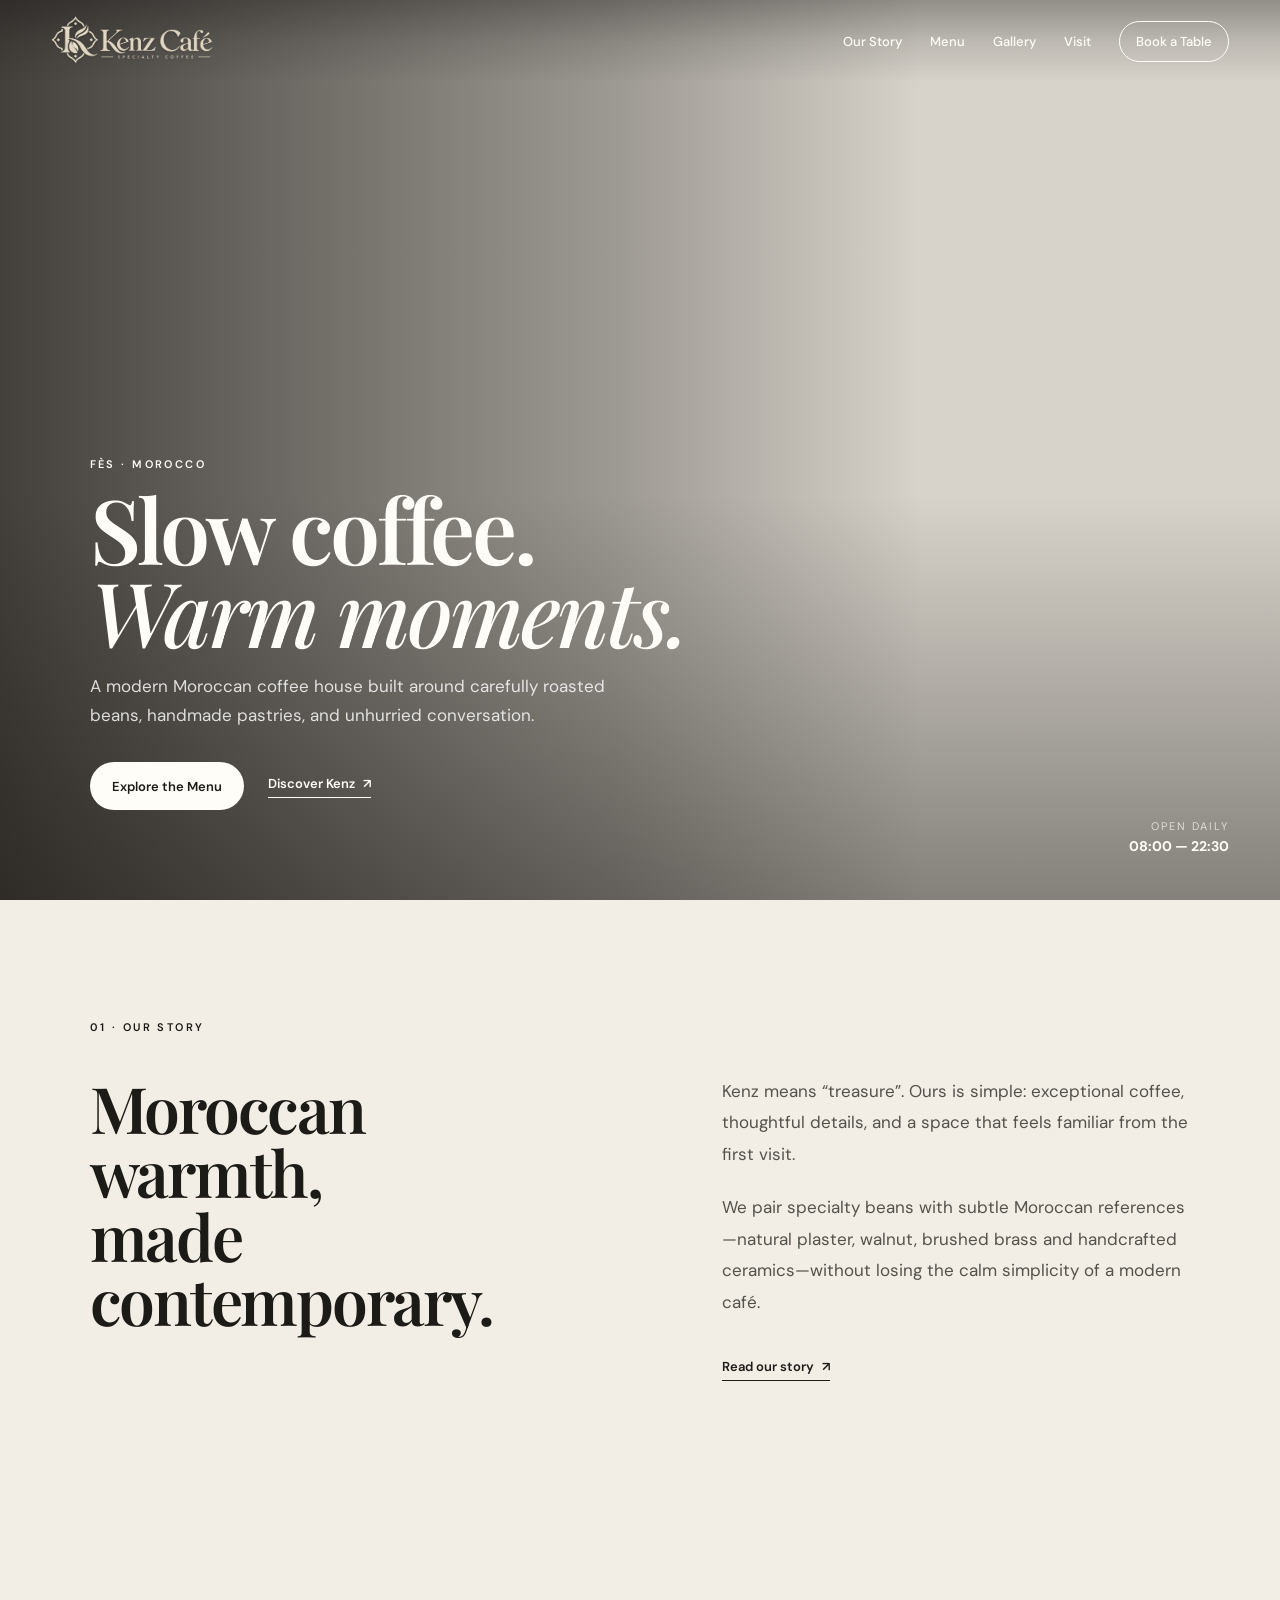
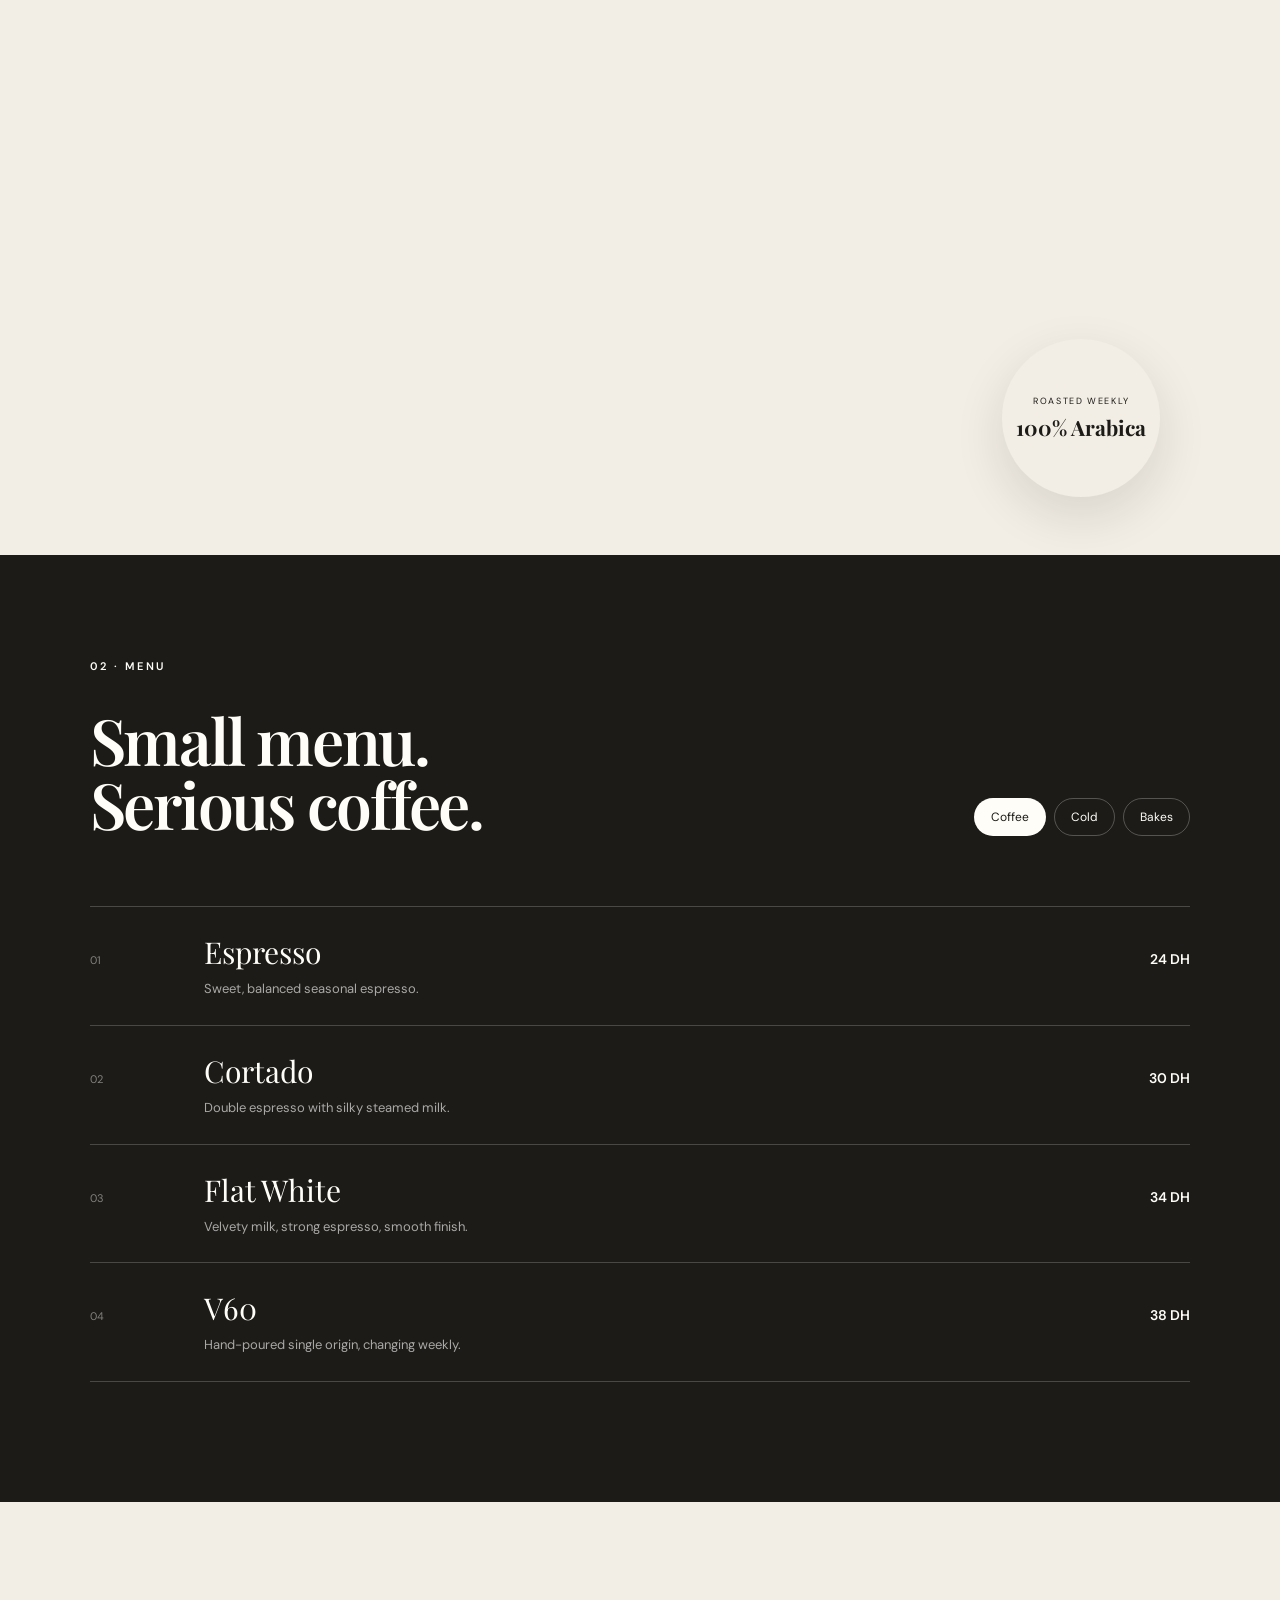
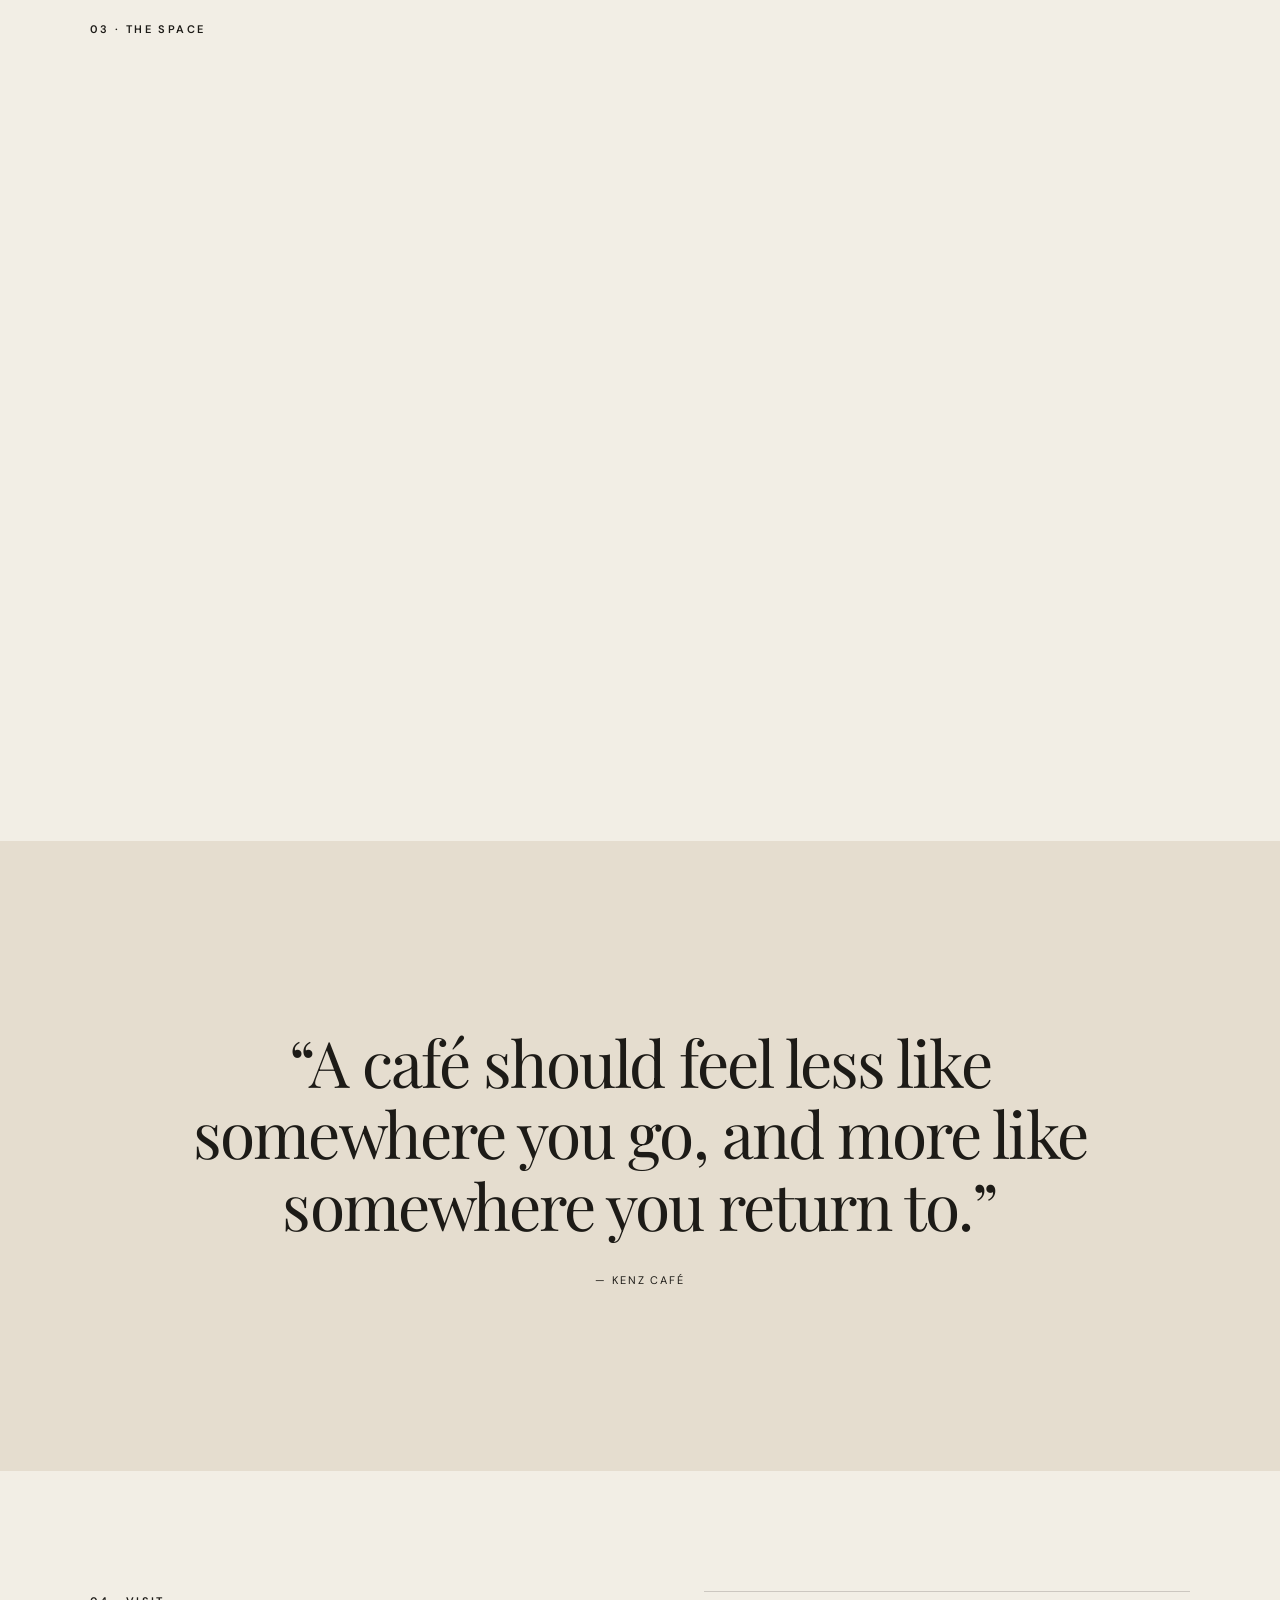
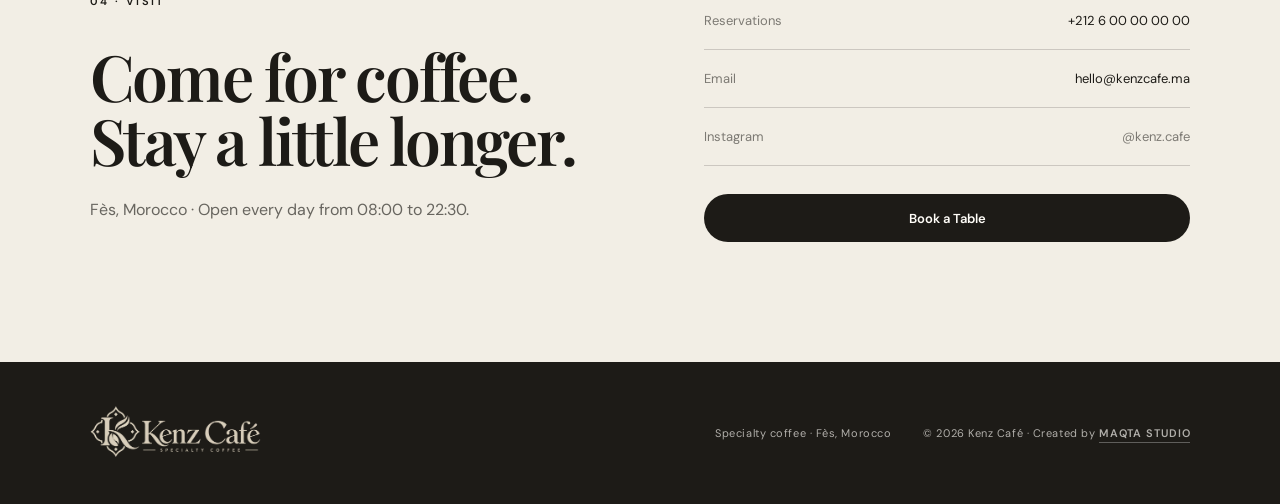
<file: index.html>
<!DOCTYPE html>
<html lang="en">
<head>
  <meta charset="UTF-8" />
  <meta name="viewport" content="width=device-width, initial-scale=1.0" />
  <meta name="description" content="Kenz Café is a modern Moroccan specialty coffee concept in Fès, pairing carefully roasted coffee, fresh bakes and a warm contemporary atmosphere." />
  <meta name="robots" content="index,follow,max-image-preview:large" />
  <meta name="theme-color" content="#1d1b17" />
  <link rel="canonical" href="https://azar-pro.github.io/maqta-lab-01-kenz-cafe/" />
  <link rel="icon" href="assets/favicon.svg" type="image/svg+xml" />

  <meta property="og:type" content="website" />
  <meta property="og:site_name" content="Kenz Café" />
  <meta property="og:title" content="Kenz Café — Slow coffee. Warm moments." />
  <meta property="og:description" content="Kenz Café is a modern Moroccan specialty coffee concept in Fès, pairing carefully roasted coffee, fresh bakes and a warm contemporary atmosphere." />
  <meta property="og:url" content="https://azar-pro.github.io/maqta-lab-01-kenz-cafe/" />
  <meta property="og:image" content="https://images.unsplash.com/photo-1495474472287-4d71bcdd2085?auto=format&fit=crop&w=1200&h=630&q=85" />
  <meta property="og:image:alt" content="Kenz Café specialty coffee concept in Fès" />

  <meta name="twitter:card" content="summary_large_image" />
  <meta name="twitter:title" content="Kenz Café — Slow coffee. Warm moments." />
  <meta name="twitter:description" content="Kenz Café is a modern Moroccan specialty coffee concept in Fès, pairing carefully roasted coffee, fresh bakes and a warm contemporary atmosphere." />
  <meta name="twitter:image" content="https://images.unsplash.com/photo-1495474472287-4d71bcdd2085?auto=format&fit=crop&w=1200&h=630&q=85" />

  <link rel="preconnect" href="https://fonts.googleapis.com" />
  <link rel="preconnect" href="https://fonts.gstatic.com" crossorigin />
  <link rel="preconnect" href="https://images.unsplash.com" />
  <link rel="dns-prefetch" href="//images.unsplash.com" />
  <link rel="preload" as="image" href="https://images.unsplash.com/photo-1495474472287-4d71bcdd2085?auto=format&fit=crop&w=1800&q=82" fetchpriority="high" />
  <link href="https://fonts.googleapis.com/css2?family=DM+Sans:wght@400;500;600&family=Playfair+Display:ital,wght@0,600;1,500&display=swap" rel="stylesheet">
  <link rel="stylesheet" href="styles.css" />
  <link rel="stylesheet" href="home-polish.css" />

  <script type="application/ld+json">
  {
    "@context": "https://schema.org",
    "@type": "WebSite",
    "name": "Kenz Café",
    "url": "https://azar-pro.github.io/maqta-lab-01-kenz-cafe/",
    "description": "A fictional contemporary Moroccan specialty coffee website concept created as a front-end portfolio project."
  }
  </script>
  <title>Kenz Café — Specialty Coffee House in Fès</title>
</head>
<body>
  <a class="skip-link" href="#main-content">Skip to content</a>
  <header class="site-header" id="siteHeader">
    <a class="brand" href="index.html" aria-label="Kenz Café home">
      <span class="brand-lockup">
        <img class="brand-logo brand-logo--light" src="assets/kenz-logo-light.webp" alt="Kenz Café" width="420" height="140" />
        <img class="brand-logo brand-logo--dark" src="assets/kenz-logo-dark.webp" alt="" aria-hidden="true" width="420" height="140" />
      </span>
      <span class="sr-only">Kenz Café</span>
    </a>

    <button class="menu-toggle" id="menuToggle" aria-expanded="false" aria-controls="mainNav" aria-label="Open navigation">
      <span></span><span></span>
    </button>

    <nav class="main-nav" id="mainNav" aria-label="Main navigation">
      <a href="about.html">Our Story</a>
      <a href="menu.html">Menu</a>
      <a href="gallery.html">Gallery</a>
      <a href="contact.html">Visit</a>
      <a class="nav-cta" href="contact.html#booking">Book a Table</a>
    </nav>
  </header>

  <main id="main-content">
    <section class="hero" id="home">
      <div class="hero-media" role="img" aria-label="Fresh specialty coffee"></div>
      <div class="hero-overlay"></div>

      <div class="hero-content">
        <p class="eyebrow">Fès · Morocco</p>
        <h1>Slow coffee.<br><em>Warm moments.</em></h1>
        <p class="hero-copy">
          A modern Moroccan coffee house built around carefully roasted beans,
          handmade pastries, and unhurried conversation.
        </p>
        <div class="hero-actions">
          <a class="btn btn-light" href="menu.html">Explore the Menu</a>
          <a class="text-link light" href="about.html">Discover Kenz <span>↗</span></a>
        </div>
      </div>

      <div class="hero-note">
        <span>Open daily</span>
        <strong>08:00 — 22:30</strong>
      </div>
    </section>

    <section class="story section" id="story">
      <div class="section-kicker">01 · Our Story</div>
      <div class="story-grid">
        <div>
          <h2>Moroccan warmth,<br>made contemporary.</h2>
        </div>
        <div class="story-copy">
          <p>
            Kenz means “treasure”. Ours is simple: exceptional coffee,
            thoughtful details, and a space that feels familiar from the first visit.
          </p>
          <p>
            We pair specialty beans with subtle Moroccan references—natural plaster,
            walnut, brushed brass and handcrafted ceramics—without losing the calm
            simplicity of a modern café.
          </p>
          <a class="text-link" href="about.html">Read our story <span>↗</span></a>
        </div>
      </div>
    </section>

    <section class="feature-image" aria-label="Kenz Café atmosphere">
      <div class="feature-badge">
        <span>Roasted weekly</span>
        <strong>100% Arabica</strong>
      </div>
    </section>

    <section class="menu-section section" id="menu">
      <div class="menu-heading">
        <div>
          <div class="section-kicker">02 · Menu</div>
          <h2>Small menu.<br>Serious coffee.</h2>
        </div>
        <div class="menu-tabs" role="tablist" aria-label="Menu categories">
          <button class="tab active" data-category="coffee" role="tab" aria-selected="true">Coffee</button>
          <button class="tab" data-category="cold" role="tab" aria-selected="false">Cold</button>
          <button class="tab" data-category="bakes" role="tab" aria-selected="false">Bakes</button>
        </div>
      </div>

      <div class="menu-list" id="menuList" aria-live="polite"></div>
    </section>

    <section class="space section" id="space">
      <div class="section-kicker">03 · The Space</div>
      <div class="space-grid">
        <article class="space-card space-card-large">
          <div class="space-image space-image-one" role="img" aria-label="Warm café interior"></div>
          <div class="space-caption">
            <span>Ground floor</span>
            <strong>The coffee bar</strong>
          </div>
        </article>

        <article class="space-card">
          <div class="space-image space-image-two" role="img" aria-label="Coffee and pastry on a table"></div>
          <div class="space-caption">
            <span>Daily ritual</span>
            <strong>Coffee & pastry</strong>
          </div>
        </article>
      </div>
    </section>

    <section class="quote-section section">
      <blockquote>
        “A café should feel less like somewhere you go,
        and more like somewhere you return to.”
      </blockquote>
      <span>— Kenz Café</span>
    </section>

    <section class="contact section" id="contact">
      <div class="contact-copy">
        <div class="section-kicker">04 · Visit</div>
        <h2>Come for coffee.<br>Stay a little longer.</h2>
        <p>Fès, Morocco · Open every day from 08:00 to 22:30.</p>
      </div>

      <div class="contact-card">
        <div class="contact-row">
          <span>Reservations</span>
          <a href="tel:+212600000000">+212 6 00 00 00 00</a>
        </div>
        <div class="contact-row">
          <span>Email</span>
          <a href="mailto:hello@kenzcafe.ma">hello@kenzcafe.ma</a>
        </div>
        <div class="contact-row">
          <span>Instagram</span>
          <span>@kenz.cafe</span>
        </div>
        <a class="btn btn-dark" href="contact.html#booking">Book a Table</a>
      </div>
    </section>
  </main>

  <footer>
    <a class="brand footer-brand" href="index.html" aria-label="Kenz Café home">
      <span class="brand-lockup">
        <img class="brand-logo footer-logo" src="assets/kenz-logo-light.webp" alt="Kenz Café" width="420" height="140" />
      </span>
    </a>
    <p>Specialty coffee · Fès, Morocco</p>
    <p>© <span id="year"></span> Kenz Café</p>
  </footer>

  <script src="script.js" defer></script>
</body>
</html>
</file>
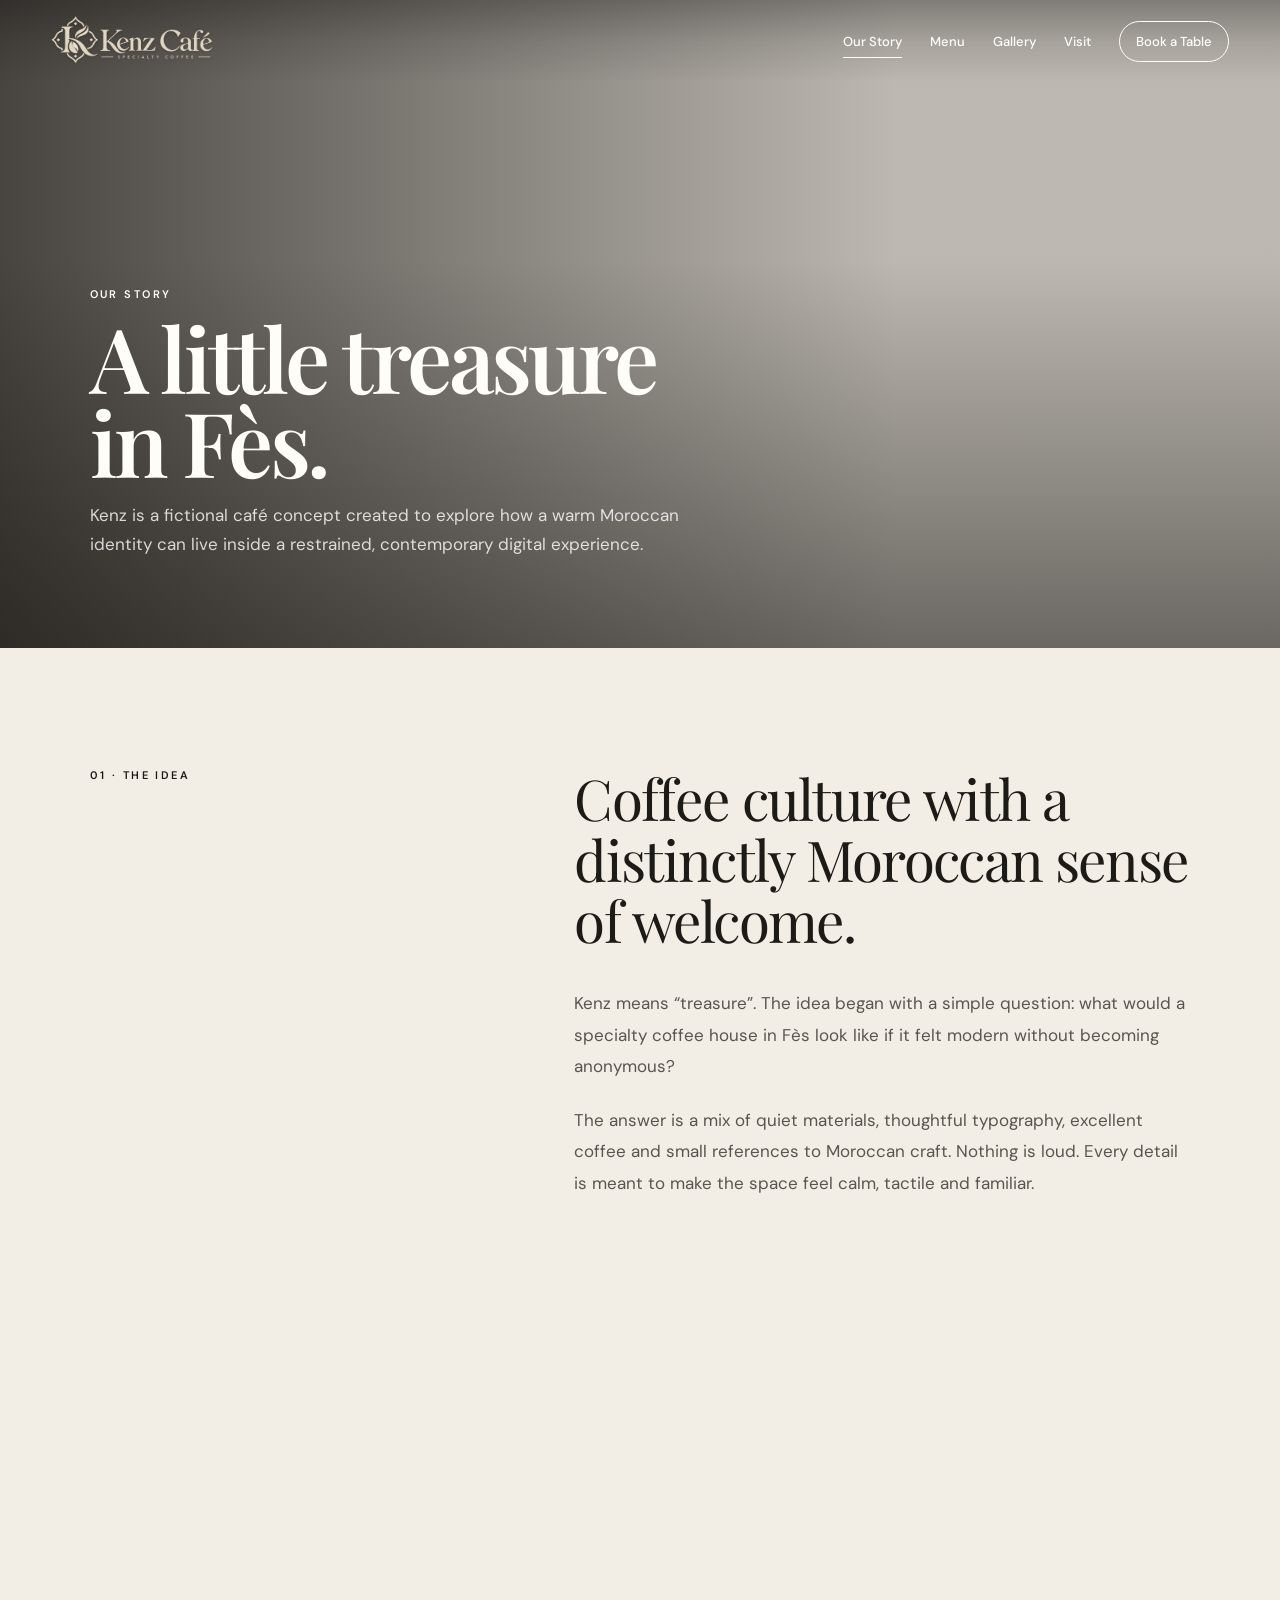
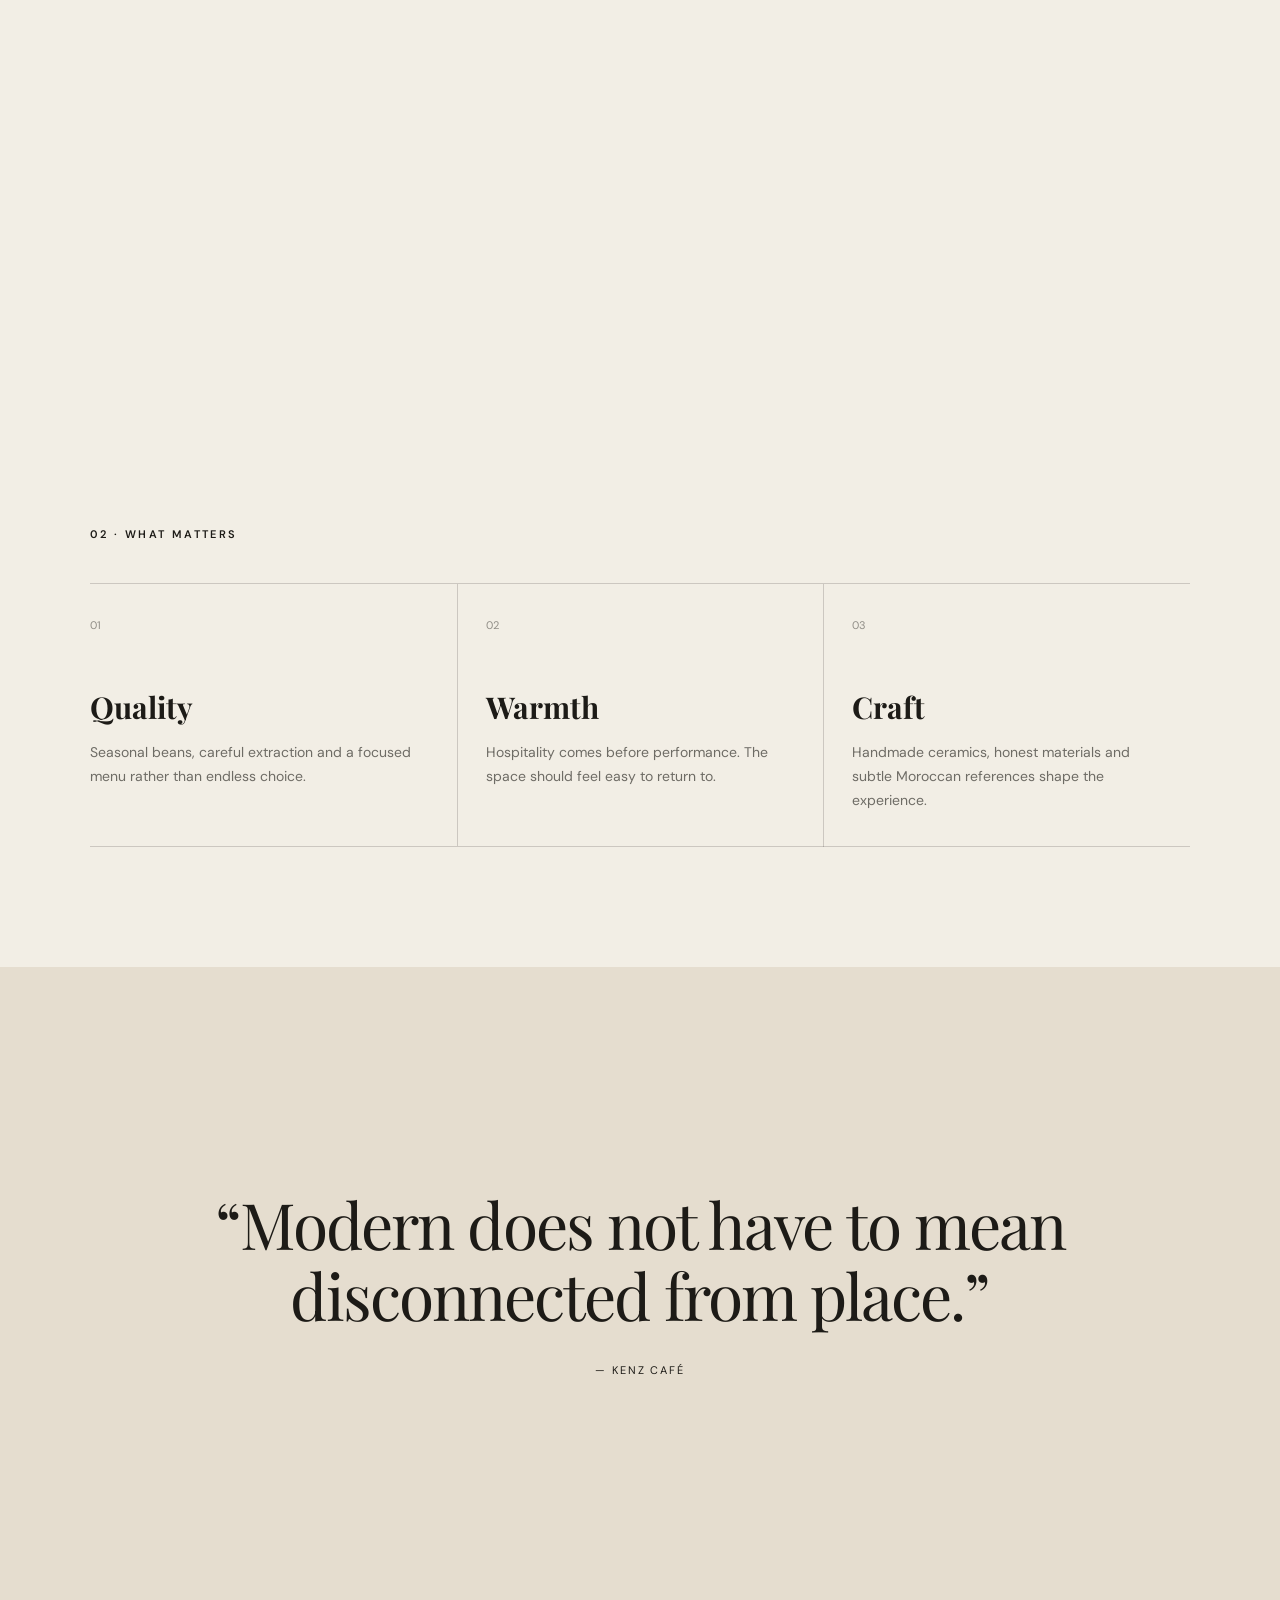
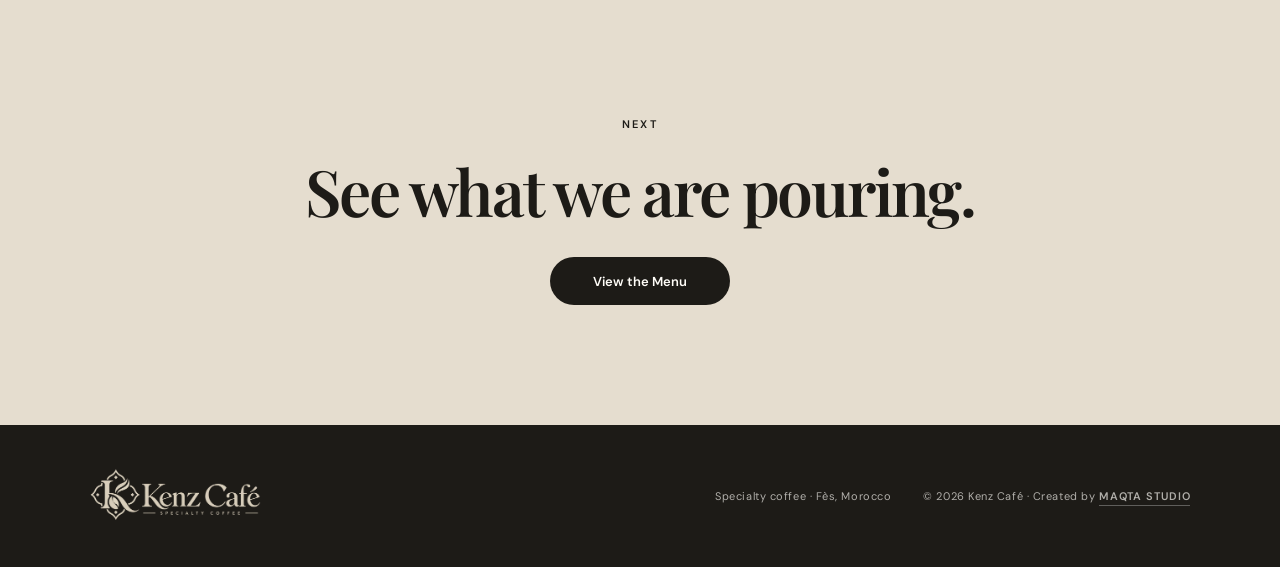
<file: about.html>
<!DOCTYPE html>
<html lang="en">
<head>
  <meta charset="UTF-8" />
  <meta name="viewport" content="width=device-width, initial-scale=1.0" />
  <meta name="description" content="Discover the story and design direction behind Kenz Café, a contemporary Moroccan specialty coffee concept inspired by Fès." />
  <meta name="robots" content="index,follow,max-image-preview:large" />
  <meta name="theme-color" content="#1d1b17" />
  <link rel="canonical" href="https://azar-pro.github.io/maqta-lab-01-kenz-cafe/about.html" />
  <link rel="icon" href="assets/favicon.svg" type="image/svg+xml" />

  <meta property="og:type" content="website" />
  <meta property="og:site_name" content="Kenz Café" />
  <meta property="og:title" content="Our Story — Kenz Café" />
  <meta property="og:description" content="Discover the story and design direction behind Kenz Café, a contemporary Moroccan specialty coffee concept inspired by Fès." />
  <meta property="og:url" content="https://azar-pro.github.io/maqta-lab-01-kenz-cafe/about.html" />
  <meta property="og:image" content="https://images.unsplash.com/photo-1498804103079-a6351b050096?auto=format&fit=crop&w=1200&h=630&q=85" />
  <meta property="og:image:alt" content="Kenz Café specialty coffee concept in Fès" />

  <meta name="twitter:card" content="summary_large_image" />
  <meta name="twitter:title" content="Our Story — Kenz Café" />
  <meta name="twitter:description" content="Discover the story and design direction behind Kenz Café, a contemporary Moroccan specialty coffee concept inspired by Fès." />
  <meta name="twitter:image" content="https://images.unsplash.com/photo-1498804103079-a6351b050096?auto=format&fit=crop&w=1200&h=630&q=85" />

  <link rel="preconnect" href="https://fonts.googleapis.com" />
  <link rel="preconnect" href="https://fonts.gstatic.com" crossorigin />
  <link rel="preconnect" href="https://images.unsplash.com" />
  <link rel="dns-prefetch" href="//images.unsplash.com" />
  <link rel="preload" as="image" href="https://images.unsplash.com/photo-1498804103079-a6351b050096?auto=format&fit=crop&w=1800&q=82" fetchpriority="high" />
  <link href="https://fonts.googleapis.com/css2?family=DM+Sans:wght@400;500;600&family=Playfair+Display:ital,wght@0,600;1,500&display=swap" rel="stylesheet">
  <link rel="stylesheet" href="styles.css" />
  <link rel="stylesheet" href="pages.css" />
  <title>Our Story — Kenz Café</title>
</head>
<body data-page="about">
  <a class="skip-link" href="#main-content">Skip to content</a>
  <header class="site-header" id="siteHeader">
    <a class="brand" href="index.html" aria-label="Kenz Café home">
      <span class="brand-lockup">
        <img class="brand-logo brand-logo--light" src="assets/kenz-logo-light.webp" alt="Kenz Café" width="420" height="140" />
        <img class="brand-logo brand-logo--dark" src="assets/kenz-logo-dark.webp" alt="" aria-hidden="true" width="420" height="140" />
      </span>
      <span class="sr-only">Kenz Café</span>
    </a>

    <button class="menu-toggle" id="menuToggle" aria-expanded="false" aria-controls="mainNav" aria-label="Open navigation">
      <span></span><span></span>
    </button>
    <nav class="main-nav" id="mainNav" aria-label="Main navigation">
      <a href="about.html" data-nav="about">Our Story</a>
      <a href="menu.html" data-nav="menu">Menu</a>
      <a href="gallery.html" data-nav="gallery">Gallery</a>
      <a href="contact.html" data-nav="contact">Visit</a>
      <a class="nav-cta" href="contact.html#booking">Book a Table</a>
    </nav>
  </header>

  <main id="main-content">
    <section class="inner-hero" style="--inner-image:url('https://images.unsplash.com/photo-1498804103079-a6351b050096?auto=format&fit=crop&w=2200&q=88')">
      <div class="inner-hero-content">
        <p class="eyebrow">Our Story</p>
        <h1>A little treasure<br>in Fès.</h1>
        <p>Kenz is a fictional café concept created to explore how a warm Moroccan identity can live inside a restrained, contemporary digital experience.</p>
      </div>
    </section>

    <section class="section page-intro">
      <div class="section-kicker">01 · The idea</div>
      <div>
        <p class="lead">Coffee culture with a distinctly Moroccan sense of welcome.</p>
        <div class="prose" style="margin-top:38px">
          <p>Kenz means “treasure”. The idea began with a simple question: what would a specialty coffee house in Fès look like if it felt modern without becoming anonymous?</p>
          <p>The answer is a mix of quiet materials, thoughtful typography, excellent coffee and small references to Moroccan craft. Nothing is loud. Every detail is meant to make the space feel calm, tactile and familiar.</p>
        </div>
      </div>
    </section>

    <section class="full-bleed-photo" style="--photo:url('https://images.unsplash.com/photo-1445116572660-236099ec97a0?auto=format&fit=crop&w=2200&q=88')" aria-label="Warm coffee house interior"></section>

    <section class="section">
      <div class="section-kicker">02 · What matters</div>
      <div class="values-grid" style="margin-top:42px">
        <article class="value-card">
          <span class="value-number">01</span>
          <h3>Quality</h3>
          <p>Seasonal beans, careful extraction and a focused menu rather than endless choice.</p>
        </article>
        <article class="value-card">
          <span class="value-number">02</span>
          <h3>Warmth</h3>
          <p>Hospitality comes before performance. The space should feel easy to return to.</p>
        </article>
        <article class="value-card">
          <span class="value-number">03</span>
          <h3>Craft</h3>
          <p>Handmade ceramics, honest materials and subtle Moroccan references shape the experience.</p>
        </article>
      </div>
    </section>

    <section class="quote-section section">
      <blockquote>“Modern does not have to mean disconnected from place.”</blockquote>
      <span>— Kenz Café</span>
    </section>

    <section class="section page-cta">
      <div class="section-kicker">Next</div>
      <h2>See what we are pouring.</h2>
      <a class="btn btn-dark" href="menu.html">View the Menu</a>
    </section>
  </main>

  <footer>
    <a class="brand footer-brand" href="index.html" aria-label="Kenz Café home">
      <span class="brand-lockup">
        <img class="brand-logo footer-logo" src="assets/kenz-logo-light.webp" alt="Kenz Café" width="420" height="140" />
      </span>
    </a>
    <p>Specialty coffee · Fès, Morocco</p>
    <p>© <span id="year"></span> Kenz Café</p>
  </footer>

  <script src="script.js" defer></script>
</body>
</html>
</file>
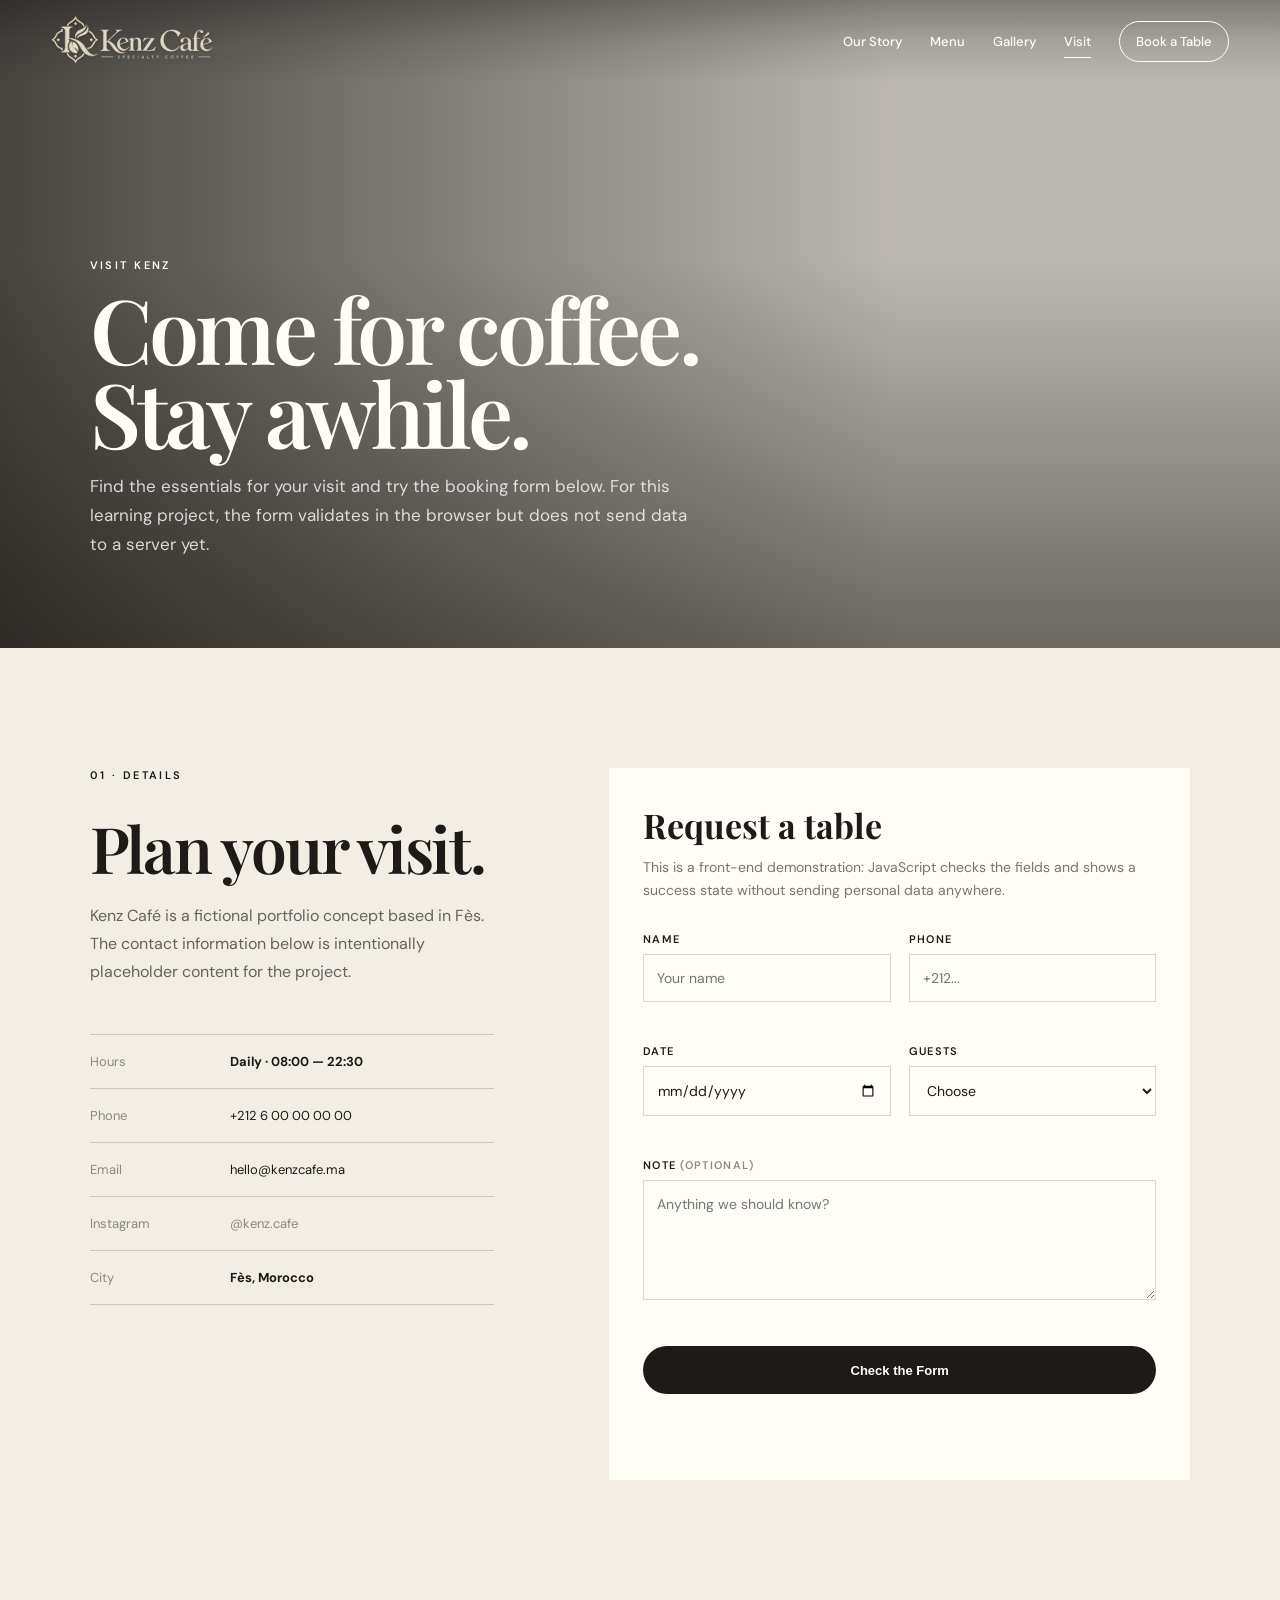
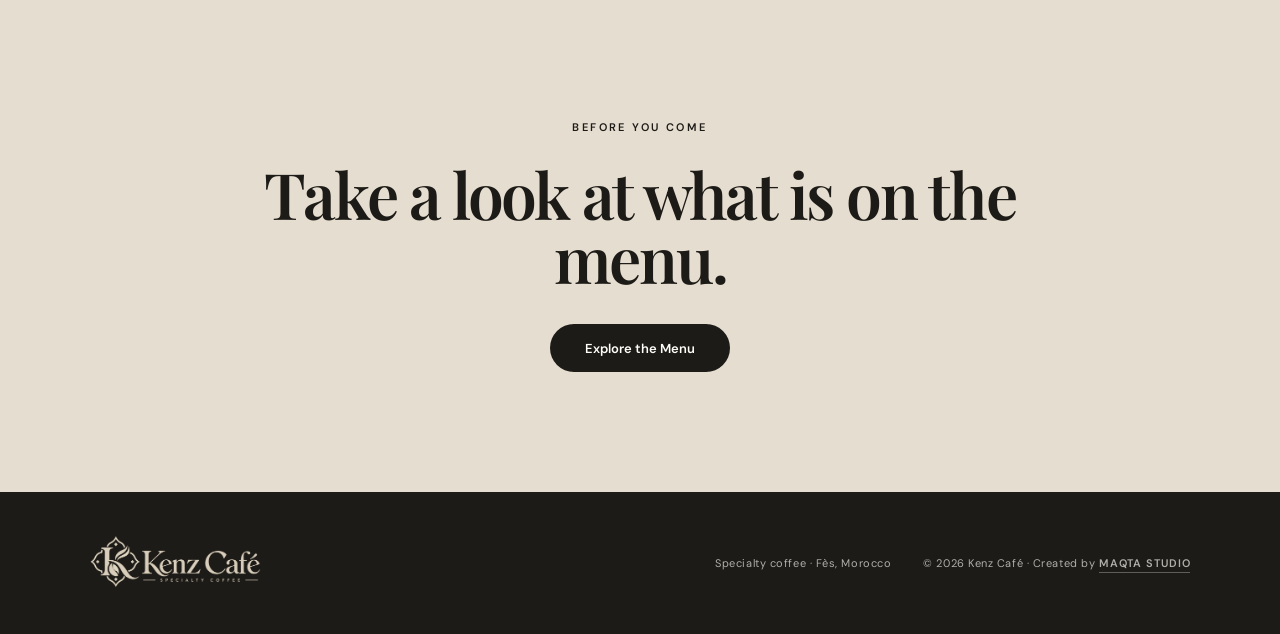
<file: contact.html>
<!DOCTYPE html>
<html lang="en">
<head>
  <meta charset="UTF-8" />
  <meta name="viewport" content="width=device-width, initial-scale=1.0" />
  <meta name="description" content="Plan a visit to the fictional Kenz Café concept in Fès and try the front-end table request form." />
  <meta name="robots" content="index,follow,max-image-preview:large" />
  <meta name="theme-color" content="#1d1b17" />
  <link rel="canonical" href="https://azar-pro.github.io/maqta-lab-01-kenz-cafe/contact.html" />
  <link rel="icon" href="assets/favicon.svg" type="image/svg+xml" />

  <meta property="og:type" content="website" />
  <meta property="og:site_name" content="Kenz Café" />
  <meta property="og:title" content="Visit — Kenz Café" />
  <meta property="og:description" content="Plan a visit to the fictional Kenz Café concept in Fès and try the front-end table request form." />
  <meta property="og:url" content="https://azar-pro.github.io/maqta-lab-01-kenz-cafe/contact.html" />
  <meta property="og:image" content="https://images.unsplash.com/photo-1442512595331-e89e73853f31?auto=format&fit=crop&w=1200&h=630&q=85" />
  <meta property="og:image:alt" content="Kenz Café specialty coffee concept in Fès" />

  <meta name="twitter:card" content="summary_large_image" />
  <meta name="twitter:title" content="Visit — Kenz Café" />
  <meta name="twitter:description" content="Plan a visit to the fictional Kenz Café concept in Fès and try the front-end table request form." />
  <meta name="twitter:image" content="https://images.unsplash.com/photo-1442512595331-e89e73853f31?auto=format&fit=crop&w=1200&h=630&q=85" />

  <link rel="preconnect" href="https://fonts.googleapis.com" />
  <link rel="preconnect" href="https://fonts.gstatic.com" crossorigin />
  <link rel="preconnect" href="https://images.unsplash.com" />
  <link rel="dns-prefetch" href="//images.unsplash.com" />
  <link rel="preload" as="image" href="https://images.unsplash.com/photo-1442512595331-e89e73853f31?auto=format&fit=crop&w=1800&q=82" fetchpriority="high" />
  <link href="https://fonts.googleapis.com/css2?family=DM+Sans:wght@400;500;600&family=Playfair+Display:ital,wght@0,600;1,500&display=swap" rel="stylesheet">
  <link rel="stylesheet" href="styles.css" />
  <link rel="stylesheet" href="pages.css" />
  <title>Visit — Kenz Café</title>
</head>
<body data-page="contact">
  <a class="skip-link" href="#main-content">Skip to content</a>
  <header class="site-header" id="siteHeader">
    <a class="brand" href="index.html" aria-label="Kenz Café home">
      <span class="brand-lockup">
        <img class="brand-logo brand-logo--light" src="assets/kenz-logo-light.webp" alt="Kenz Café" width="420" height="140" />
        <img class="brand-logo brand-logo--dark" src="assets/kenz-logo-dark.webp" alt="" aria-hidden="true" width="420" height="140" />
      </span>
      <span class="sr-only">Kenz Café</span>
    </a>

    <button class="menu-toggle" id="menuToggle" aria-expanded="false" aria-controls="mainNav" aria-label="Open navigation">
      <span></span><span></span>
    </button>
    <nav class="main-nav" id="mainNav" aria-label="Main navigation">
      <a href="about.html" data-nav="about">Our Story</a>
      <a href="menu.html" data-nav="menu">Menu</a>
      <a href="gallery.html" data-nav="gallery">Gallery</a>
      <a href="contact.html" data-nav="contact">Visit</a>
      <a class="nav-cta" href="#booking">Book a Table</a>
    </nav>
  </header>

  <main id="main-content">
    <section class="inner-hero" style="--inner-image:url('https://images.unsplash.com/photo-1442512595331-e89e73853f31?auto=format&fit=crop&w=2200&q=88')">
      <div class="inner-hero-content">
        <p class="eyebrow">Visit Kenz</p>
        <h1>Come for coffee.<br>Stay awhile.</h1>
        <p>Find the essentials for your visit and try the booking form below. For this learning project, the form validates in the browser but does not send data to a server yet.</p>
      </div>
    </section>

    <section class="section contact-layout" id="booking">
      <div class="contact-details">
        <div class="section-kicker">01 · Details</div>
        <h2>Plan your visit.</h2>
        <p>Kenz Café is a fictional portfolio concept based in Fès. The contact information below is intentionally placeholder content for the project.</p>

        <div class="detail-list">
          <div class="detail-row"><span>Hours</span><strong>Daily · 08:00 — 22:30</strong></div>
          <div class="detail-row"><span>Phone</span><a href="tel:+212600000000">+212 6 00 00 00 00</a></div>
          <div class="detail-row"><span>Email</span><a href="mailto:hello@kenzcafe.ma">hello@kenzcafe.ma</a></div>
          <div class="detail-row"><span>Instagram</span><span>@kenz.cafe</span></div>
          <div class="detail-row"><span>City</span><strong>Fès, Morocco</strong></div>
        </div>
      </div>

      <form class="booking-form" id="bookingForm" novalidate>
        <h3>Request a table</h3>
        <p>This is a front-end demonstration: JavaScript checks the fields and shows a success state without sending personal data anywhere.</p>

        <div class="form-grid">
          <div class="field">
            <label for="name">Name</label>
            <input id="name" name="name" type="text" autocomplete="name" placeholder="Your name" aria-describedby="nameError" required />
            <p class="field-error" id="nameError" data-error-for="name" aria-live="polite"></p>
          </div>

          <div class="field">
            <label for="phone">Phone</label>
            <input id="phone" name="phone" type="tel" autocomplete="tel" inputmode="tel" placeholder="+212..." aria-describedby="phoneError" required />
            <p class="field-error" id="phoneError" data-error-for="phone" aria-live="polite"></p>
          </div>

          <div class="field">
            <label for="date">Date</label>
            <input id="date" name="date" type="date" aria-describedby="dateError" required />
            <p class="field-error" id="dateError" data-error-for="date" aria-live="polite"></p>
          </div>

          <div class="field">
            <label for="guests">Guests</label>
            <select id="guests" name="guests" aria-describedby="guestsError" required>
              <option value="">Choose</option>
              <option value="1">1 guest</option>
              <option value="2">2 guests</option>
              <option value="3">3 guests</option>
              <option value="4">4 guests</option>
              <option value="5">5 guests</option>
              <option value="6">6 guests</option>
            </select>
            <p class="field-error" id="guestsError" data-error-for="guests" aria-live="polite"></p>
          </div>

          <div class="field full">
            <label for="message">Note <span style="opacity:.5">(optional)</span></label>
            <textarea id="message" name="message" placeholder="Anything we should know?"></textarea>
            <p class="field-error" data-error-for="message"></p>
          </div>
        </div>

        <button class="btn btn-dark" type="submit">Check the Form</button>
        <p class="form-status" id="formStatus" aria-live="polite"></p>
      </form>
    </section>

    <section class="section page-cta">
      <div class="section-kicker">Before you come</div>
      <h2>Take a look at what is on the menu.</h2>
      <a class="btn btn-dark" href="menu.html">Explore the Menu</a>
    </section>
  </main>

  <footer>
    <a class="brand footer-brand" href="index.html" aria-label="Kenz Café home">
      <span class="brand-lockup">
        <img class="brand-logo footer-logo" src="assets/kenz-logo-light.webp" alt="Kenz Café" width="420" height="140" />
      </span>
    </a>
    <p>Specialty coffee · Fès, Morocco</p>
    <p>© <span id="year"></span> Kenz Café</p>
  </footer>

  <script src="script.js" defer></script>
</body>
</html>
</file>
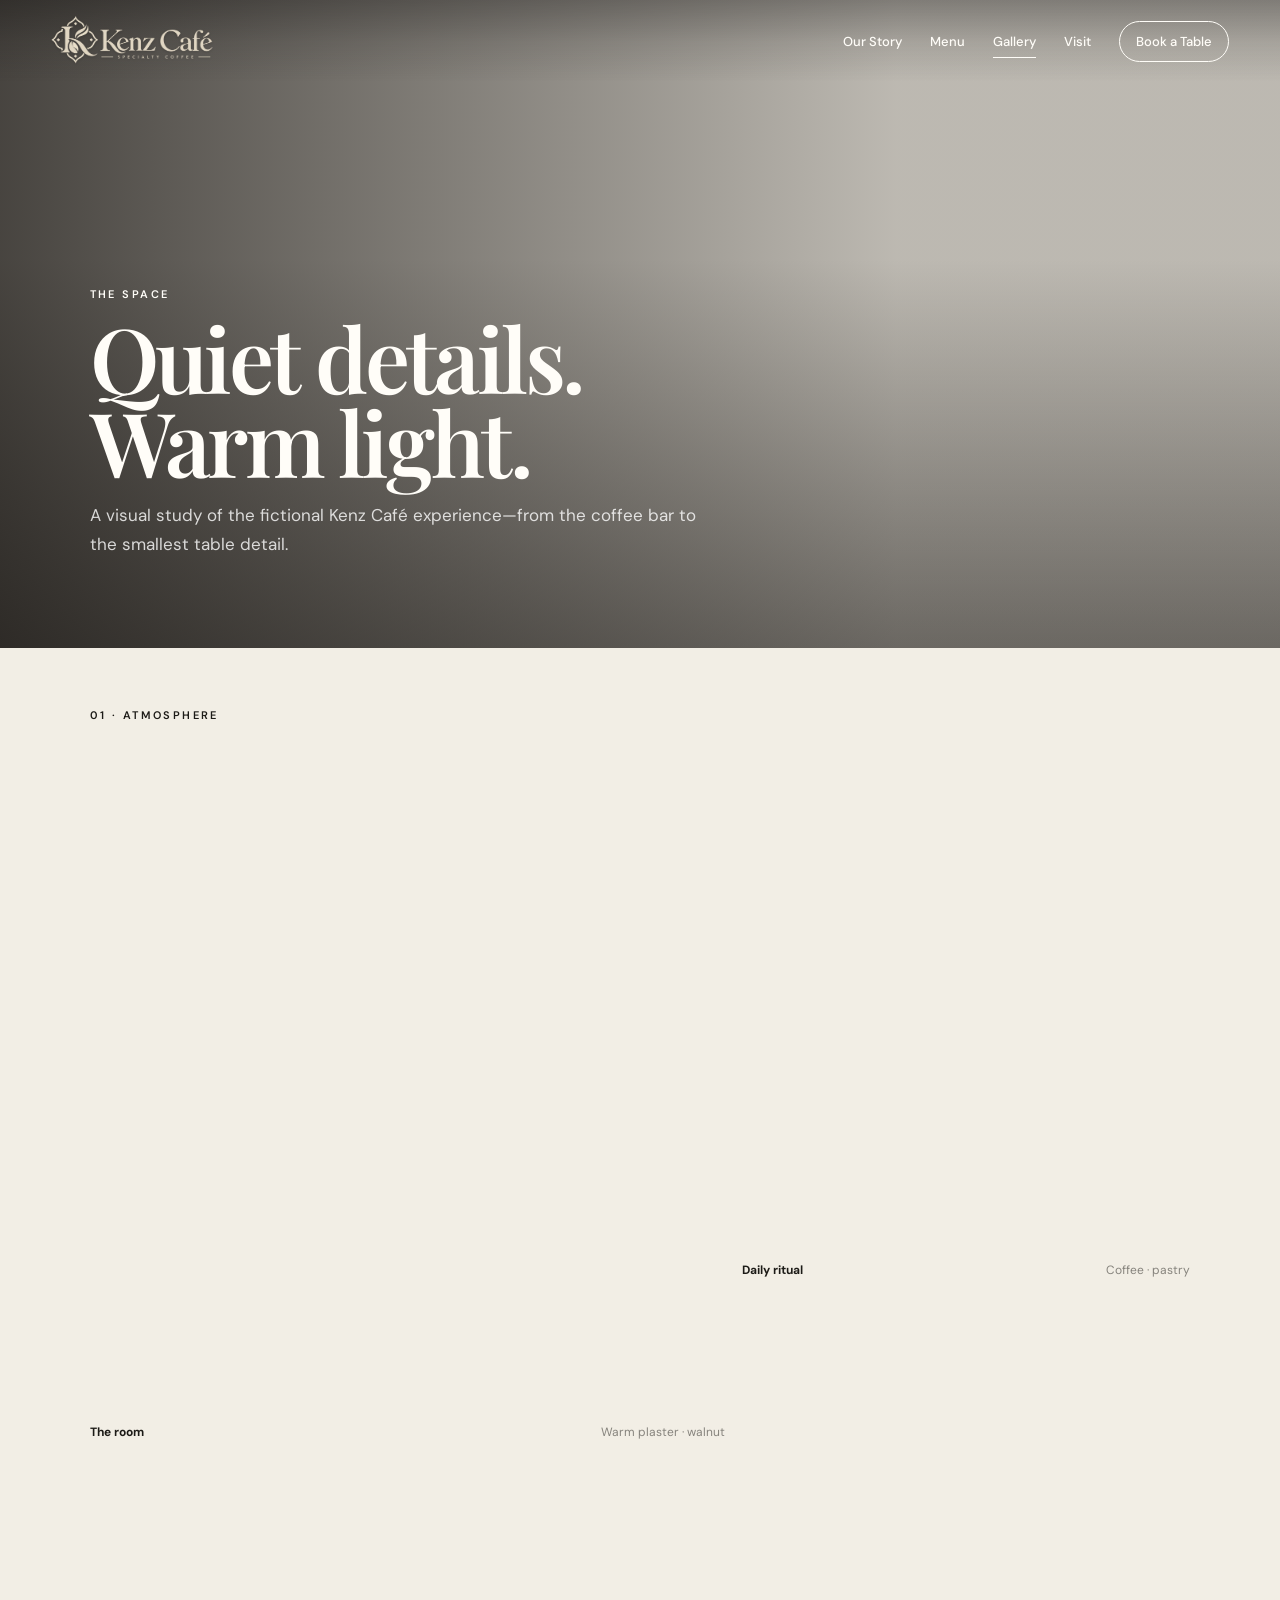
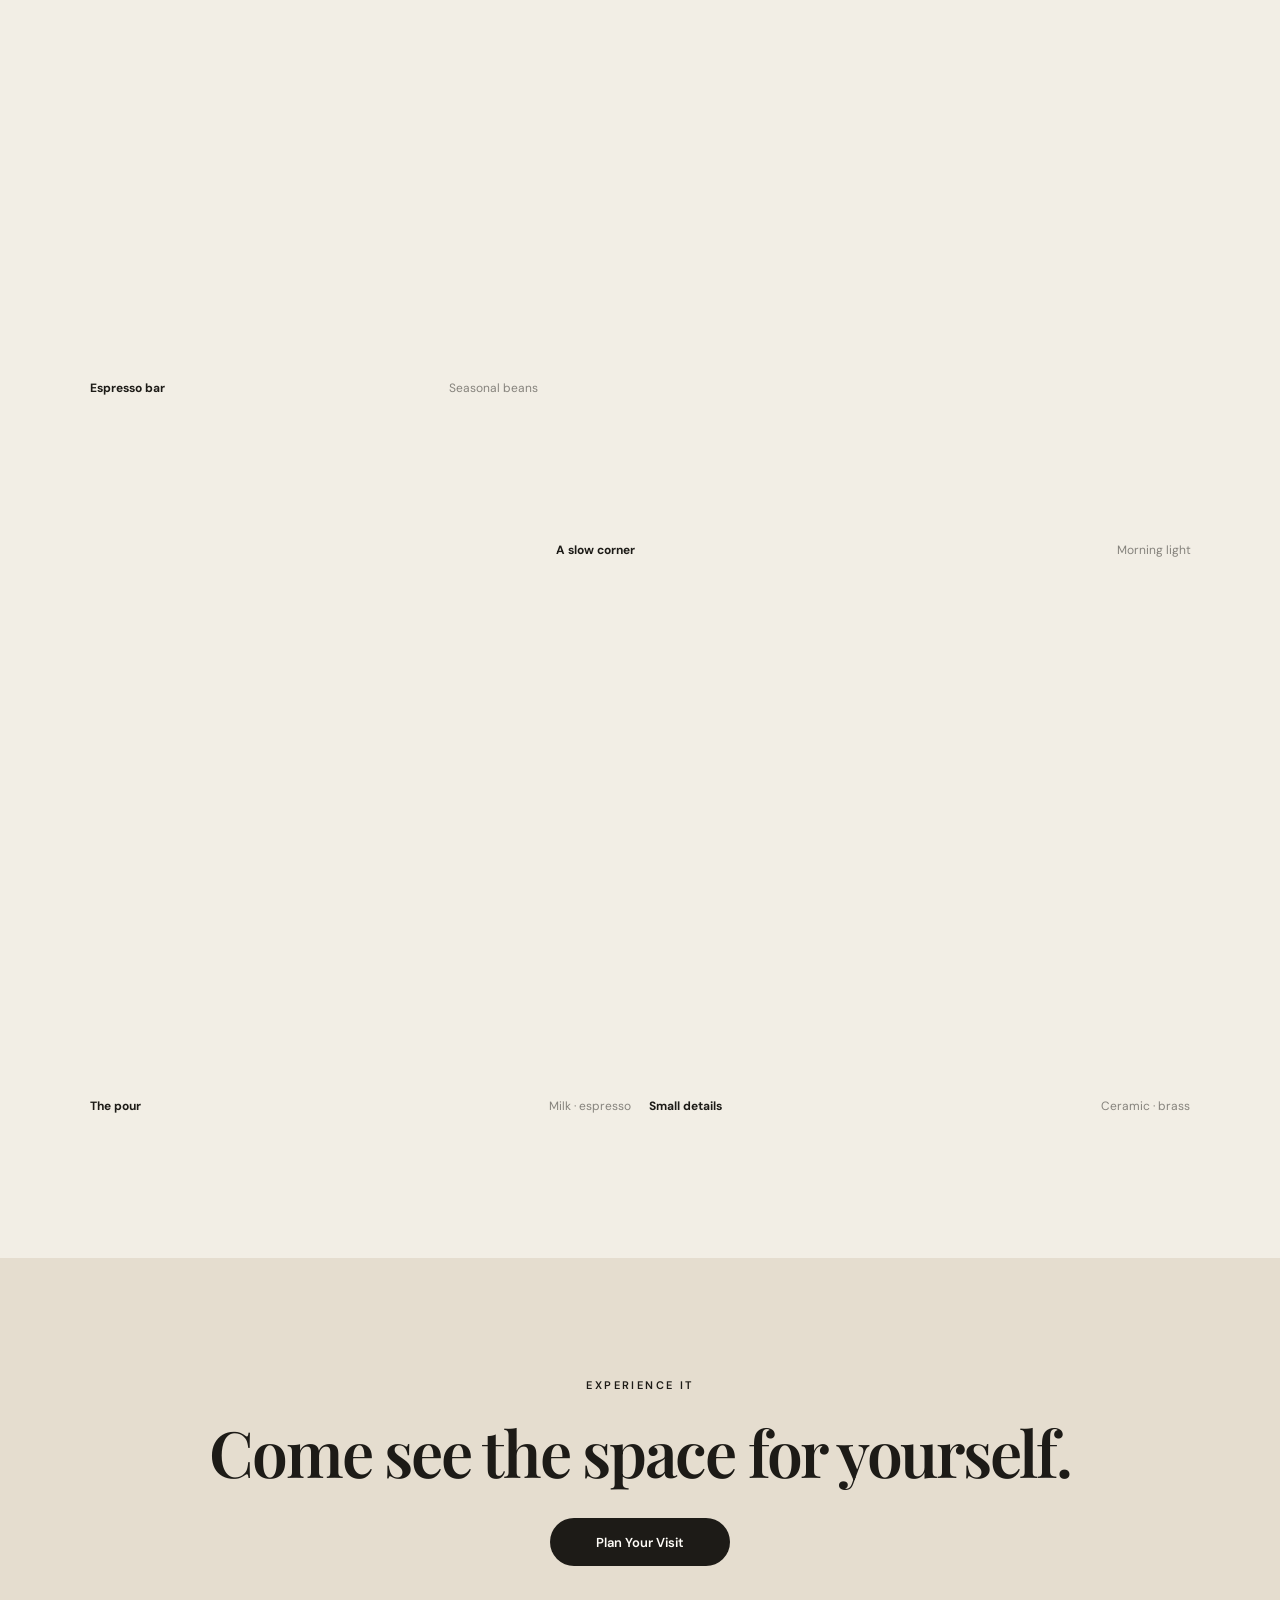
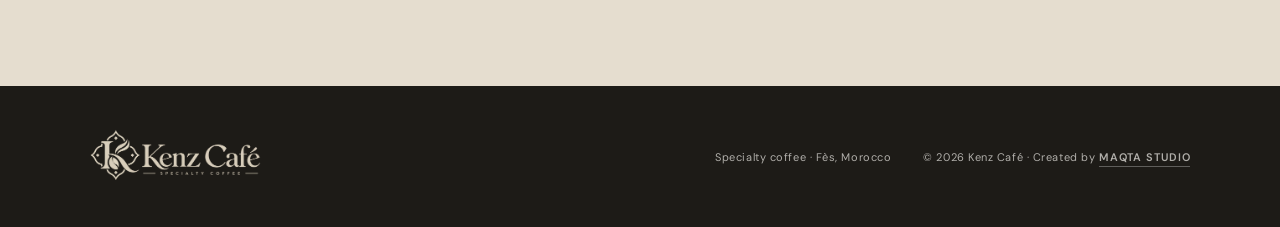
<file: gallery.html>
<!DOCTYPE html>
<html lang="en">
<head>
  <meta charset="UTF-8" />
  <meta name="viewport" content="width=device-width, initial-scale=1.0" />
  <meta name="description" content="Explore the atmosphere, coffee and material details of the Kenz Café concept in Fès." />
  <meta name="robots" content="index,follow,max-image-preview:large" />
  <meta name="theme-color" content="#1d1b17" />
  <link rel="canonical" href="https://azar-pro.github.io/maqta-lab-01-kenz-cafe/gallery.html" />
  <link rel="icon" href="assets/favicon.svg" type="image/svg+xml" />

  <meta property="og:type" content="website" />
  <meta property="og:site_name" content="Kenz Café" />
  <meta property="og:title" content="Gallery — Kenz Café" />
  <meta property="og:description" content="Explore the atmosphere, coffee and material details of the Kenz Café concept in Fès." />
  <meta property="og:url" content="https://azar-pro.github.io/maqta-lab-01-kenz-cafe/gallery.html" />
  <meta property="og:image" content="https://images.unsplash.com/photo-1554118811-1e0d58224f24?auto=format&fit=crop&w=1200&h=630&q=85" />
  <meta property="og:image:alt" content="Kenz Café specialty coffee concept in Fès" />

  <meta name="twitter:card" content="summary_large_image" />
  <meta name="twitter:title" content="Gallery — Kenz Café" />
  <meta name="twitter:description" content="Explore the atmosphere, coffee and material details of the Kenz Café concept in Fès." />
  <meta name="twitter:image" content="https://images.unsplash.com/photo-1554118811-1e0d58224f24?auto=format&fit=crop&w=1200&h=630&q=85" />

  <link rel="preconnect" href="https://fonts.googleapis.com" />
  <link rel="preconnect" href="https://fonts.gstatic.com" crossorigin />
  <link rel="preconnect" href="https://images.unsplash.com" />
  <link rel="dns-prefetch" href="//images.unsplash.com" />
  <link rel="preload" as="image" href="https://images.unsplash.com/photo-1554118811-1e0d58224f24?auto=format&fit=crop&w=1800&q=82" fetchpriority="high" />
  <link href="https://fonts.googleapis.com/css2?family=DM+Sans:wght@400;500;600&family=Playfair+Display:ital,wght@0,600;1,500&display=swap" rel="stylesheet">
  <link rel="stylesheet" href="styles.css" />
  <link rel="stylesheet" href="pages.css" />
  <title>Gallery — Kenz Café</title>
</head>
<body data-page="gallery">
  <a class="skip-link" href="#main-content">Skip to content</a>
  <header class="site-header" id="siteHeader">
    <a class="brand" href="index.html" aria-label="Kenz Café home">
      <span class="brand-lockup">
        <img class="brand-logo brand-logo--light" src="assets/kenz-logo-light.webp" alt="Kenz Café" width="420" height="140" />
        <img class="brand-logo brand-logo--dark" src="assets/kenz-logo-dark.webp" alt="" aria-hidden="true" width="420" height="140" />
      </span>
      <span class="sr-only">Kenz Café</span>
    </a>

    <button class="menu-toggle" id="menuToggle" aria-expanded="false" aria-controls="mainNav" aria-label="Open navigation">
      <span></span><span></span>
    </button>
    <nav class="main-nav" id="mainNav" aria-label="Main navigation">
      <a href="about.html" data-nav="about">Our Story</a>
      <a href="menu.html" data-nav="menu">Menu</a>
      <a href="gallery.html" data-nav="gallery">Gallery</a>
      <a href="contact.html" data-nav="contact">Visit</a>
      <a class="nav-cta" href="contact.html#booking">Book a Table</a>
    </nav>
  </header>

  <main id="main-content">
    <section class="inner-hero" style="--inner-image:url('https://images.unsplash.com/photo-1554118811-1e0d58224f24?auto=format&fit=crop&w=2200&q=88')">
      <div class="inner-hero-content">
        <p class="eyebrow">The Space</p>
        <h1>Quiet details.<br>Warm light.</h1>
        <p>A visual study of the fictional Kenz Café experience—from the coffee bar to the smallest table detail.</p>
      </div>
    </section>

    <section class="section gallery-section">
      <div class="section-kicker">01 · Atmosphere</div>
      <div class="gallery-grid" style="margin-top:42px">
        <figure class="gallery-card">
          <div class="gallery-photo" style="--gallery-image:url('https://images.unsplash.com/photo-1445116572660-236099ec97a0?auto=format&fit=crop&w=1800&q=88')" role="img" aria-label="Warm café interior"></div>
          <figcaption><strong>The room</strong><span>Warm plaster · walnut</span></figcaption>
        </figure>
        <figure class="gallery-card">
          <div class="gallery-photo" style="--gallery-image:url('https://images.unsplash.com/photo-1511081692775-05d0f180a065?auto=format&fit=crop&w=1500&q=88')" role="img" aria-label="Coffee and pastry"></div>
          <figcaption><strong>Daily ritual</strong><span>Coffee · pastry</span></figcaption>
        </figure>
        <figure class="gallery-card">
          <div class="gallery-photo" style="--gallery-image:url('https://images.unsplash.com/photo-1495474472287-4d71bcdd2085?auto=format&fit=crop&w=1500&q=88')" role="img" aria-label="Freshly brewed coffee"></div>
          <figcaption><strong>Espresso bar</strong><span>Seasonal beans</span></figcaption>
        </figure>
        <figure class="gallery-card">
          <div class="gallery-photo" style="--gallery-image:url('https://images.unsplash.com/photo-1501339847302-ac426a4a7cbb?auto=format&fit=crop&w=1800&q=88')" role="img" aria-label="Café seating area"></div>
          <figcaption><strong>A slow corner</strong><span>Morning light</span></figcaption>
        </figure>
        <figure class="gallery-card">
          <div class="gallery-photo" style="--gallery-image:url('https://images.unsplash.com/photo-1512568400610-62da28bc8a13?auto=format&fit=crop&w=1600&q=88')" role="img" aria-label="Latte art"></div>
          <figcaption><strong>The pour</strong><span>Milk · espresso</span></figcaption>
        </figure>
        <figure class="gallery-card">
          <div class="gallery-photo" style="--gallery-image:url('https://images.unsplash.com/photo-1498804103079-a6351b050096?auto=format&fit=crop&w=1600&q=88')" role="img" aria-label="Coffee detail"></div>
          <figcaption><strong>Small details</strong><span>Ceramic · brass</span></figcaption>
        </figure>
      </div>
    </section>

    <section class="section page-cta">
      <div class="section-kicker">Experience it</div>
      <h2>Come see the space for yourself.</h2>
      <a class="btn btn-dark" href="contact.html">Plan Your Visit</a>
    </section>
  </main>

  <footer>
    <a class="brand footer-brand" href="index.html" aria-label="Kenz Café home">
      <span class="brand-lockup">
        <img class="brand-logo footer-logo" src="assets/kenz-logo-light.webp" alt="Kenz Café" width="420" height="140" />
      </span>
    </a>
    <p>Specialty coffee · Fès, Morocco</p>
    <p>© <span id="year"></span> Kenz Café</p>
  </footer>

  <script src="script.js" defer></script>
</body>
</html>
</file>
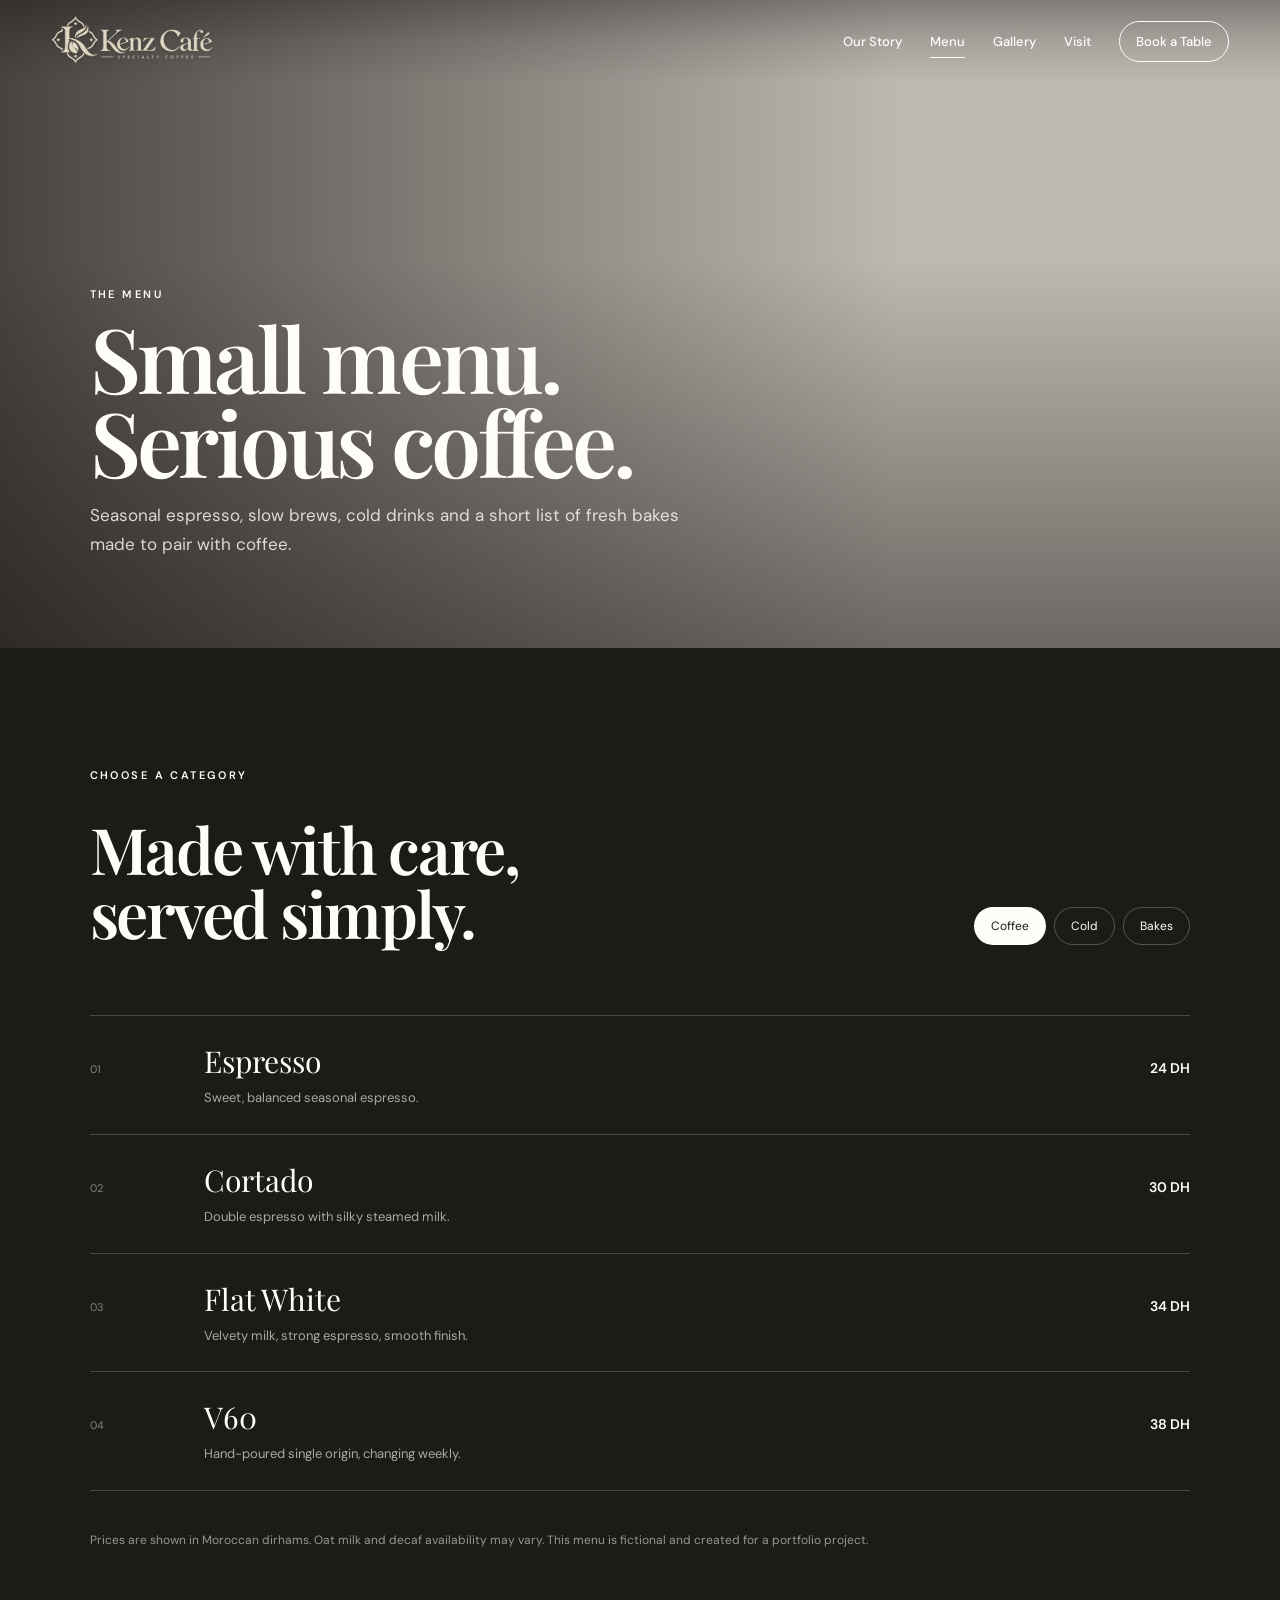
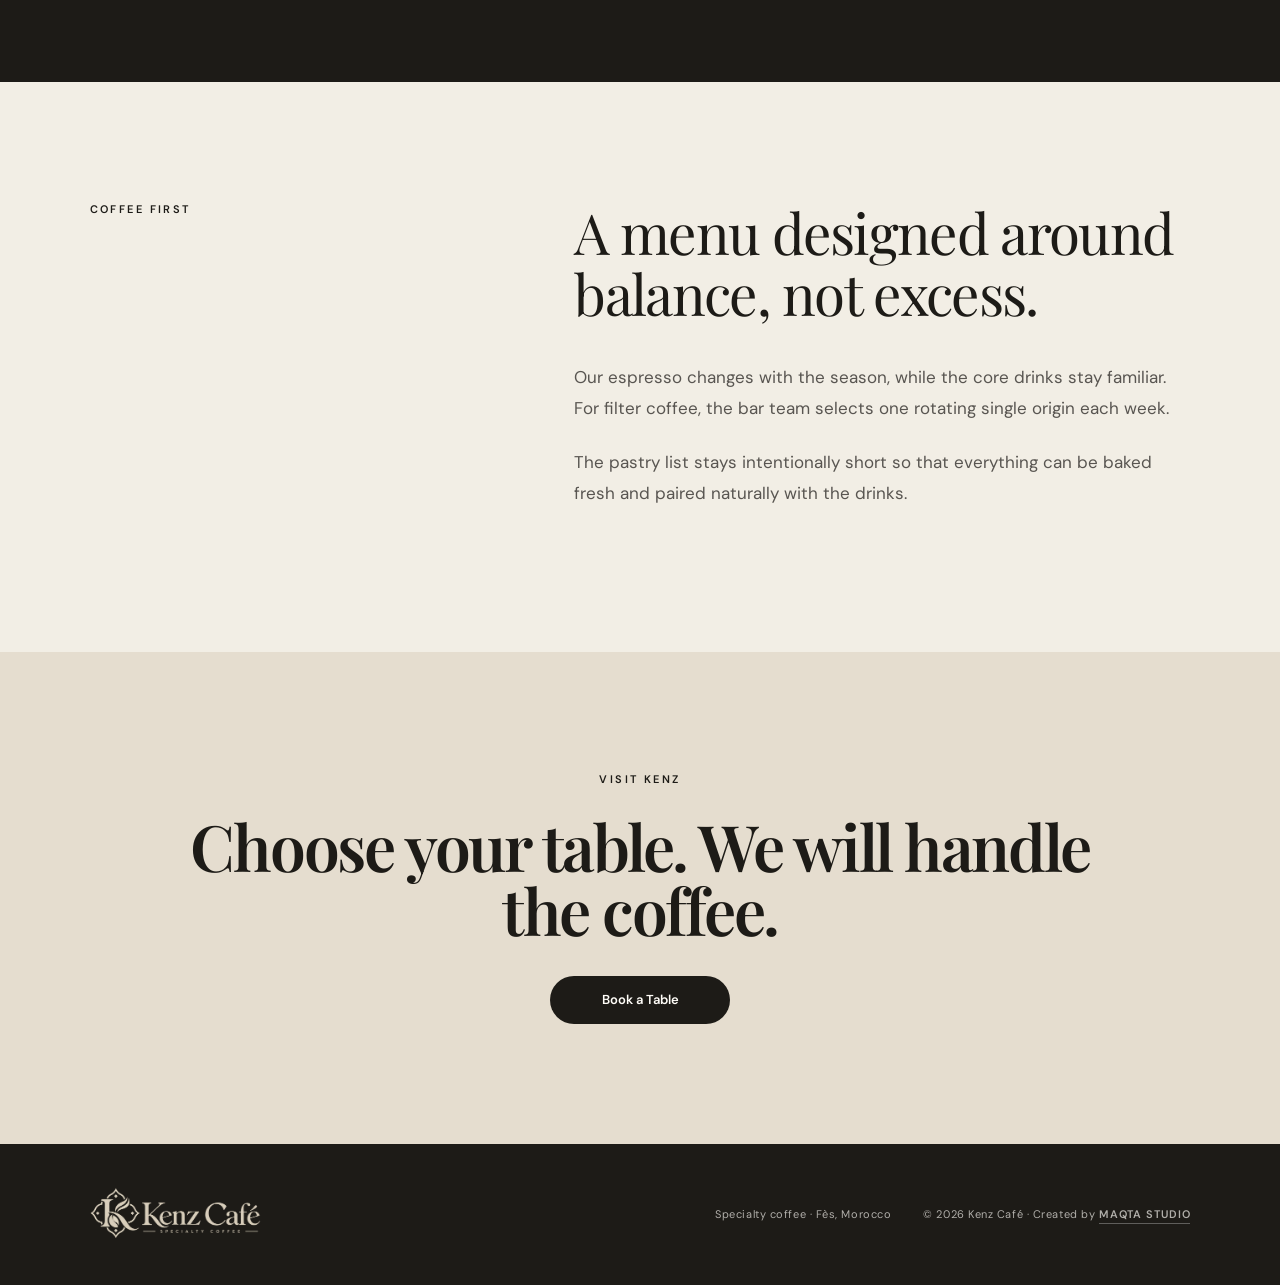
<file: menu.html>
<!DOCTYPE html>
<html lang="en">
<head>
  <meta charset="UTF-8" />
  <meta name="viewport" content="width=device-width, initial-scale=1.0" />
  <meta name="description" content="Explore the Kenz Café menu of seasonal espresso, filter coffee, cold drinks and fresh bakes in Fès." />
  <meta name="robots" content="index,follow,max-image-preview:large" />
  <meta name="theme-color" content="#1d1b17" />
  <link rel="canonical" href="https://azar-pro.github.io/maqta-lab-01-kenz-cafe/menu.html" />
  <link rel="icon" href="assets/favicon.svg" type="image/svg+xml" />

  <meta property="og:type" content="website" />
  <meta property="og:site_name" content="Kenz Café" />
  <meta property="og:title" content="Menu — Kenz Café" />
  <meta property="og:description" content="Explore the Kenz Café menu of seasonal espresso, filter coffee, cold drinks and fresh bakes in Fès." />
  <meta property="og:url" content="https://azar-pro.github.io/maqta-lab-01-kenz-cafe/menu.html" />
  <meta property="og:image" content="https://images.unsplash.com/photo-1514432324607-a09d9b4aefdd?auto=format&fit=crop&w=1200&h=630&q=85" />
  <meta property="og:image:alt" content="Kenz Café specialty coffee concept in Fès" />

  <meta name="twitter:card" content="summary_large_image" />
  <meta name="twitter:title" content="Menu — Kenz Café" />
  <meta name="twitter:description" content="Explore the Kenz Café menu of seasonal espresso, filter coffee, cold drinks and fresh bakes in Fès." />
  <meta name="twitter:image" content="https://images.unsplash.com/photo-1514432324607-a09d9b4aefdd?auto=format&fit=crop&w=1200&h=630&q=85" />

  <link rel="preconnect" href="https://fonts.googleapis.com" />
  <link rel="preconnect" href="https://fonts.gstatic.com" crossorigin />
  <link rel="preconnect" href="https://images.unsplash.com" />
  <link rel="dns-prefetch" href="//images.unsplash.com" />
  <link rel="preload" as="image" href="https://images.unsplash.com/photo-1514432324607-a09d9b4aefdd?auto=format&fit=crop&w=1800&q=82" fetchpriority="high" />
  <link href="https://fonts.googleapis.com/css2?family=DM+Sans:wght@400;500;600&family=Playfair+Display:ital,wght@0,600;1,500&display=swap" rel="stylesheet">
  <link rel="stylesheet" href="styles.css" />
  <link rel="stylesheet" href="pages.css" />
  <title>Menu — Kenz Café</title>
</head>
<body class="menu-page" data-page="menu">
  <a class="skip-link" href="#main-content">Skip to content</a>
  <header class="site-header" id="siteHeader">
    <a class="brand" href="index.html" aria-label="Kenz Café home">
      <span class="brand-lockup">
        <img class="brand-logo brand-logo--light" src="assets/kenz-logo-light.webp" alt="Kenz Café" width="420" height="140" />
        <img class="brand-logo brand-logo--dark" src="assets/kenz-logo-dark.webp" alt="" aria-hidden="true" width="420" height="140" />
      </span>
      <span class="sr-only">Kenz Café</span>
    </a>

    <button class="menu-toggle" id="menuToggle" aria-expanded="false" aria-controls="mainNav" aria-label="Open navigation">
      <span></span><span></span>
    </button>
    <nav class="main-nav" id="mainNav" aria-label="Main navigation">
      <a href="about.html" data-nav="about">Our Story</a>
      <a href="menu.html" data-nav="menu">Menu</a>
      <a href="gallery.html" data-nav="gallery">Gallery</a>
      <a href="contact.html" data-nav="contact">Visit</a>
      <a class="nav-cta" href="contact.html#booking">Book a Table</a>
    </nav>
  </header>

  <main id="main-content">
    <section class="inner-hero" style="--inner-image:url('https://images.unsplash.com/photo-1514432324607-a09d9b4aefdd?auto=format&fit=crop&w=2200&q=88')">
      <div class="inner-hero-content">
        <p class="eyebrow">The Menu</p>
        <h1>Small menu.<br>Serious coffee.</h1>
        <p>Seasonal espresso, slow brews, cold drinks and a short list of fresh bakes made to pair with coffee.</p>
      </div>
    </section>

    <section class="menu-section section">
      <div class="menu-heading">
        <div>
          <div class="section-kicker">Choose a category</div>
          <h2>Made with care,<br>served simply.</h2>
        </div>
        <div class="menu-tabs" role="tablist" aria-label="Menu categories">
          <button class="tab active" data-category="coffee" role="tab" aria-selected="true">Coffee</button>
          <button class="tab" data-category="cold" role="tab" aria-selected="false">Cold</button>
          <button class="tab" data-category="bakes" role="tab" aria-selected="false">Bakes</button>
        </div>
      </div>
      <div class="menu-list" id="menuList" aria-live="polite"></div>
      <p class="menu-note">Prices are shown in Moroccan dirhams. Oat milk and decaf availability may vary. This menu is fictional and created for a portfolio project.</p>
    </section>

    <section class="section page-intro">
      <div class="section-kicker">Coffee first</div>
      <div>
        <p class="lead">A menu designed around balance, not excess.</p>
        <div class="prose" style="margin-top:38px">
          <p>Our espresso changes with the season, while the core drinks stay familiar. For filter coffee, the bar team selects one rotating single origin each week.</p>
          <p>The pastry list stays intentionally short so that everything can be baked fresh and paired naturally with the drinks.</p>
        </div>
      </div>
    </section>

    <section class="section page-cta">
      <div class="section-kicker">Visit Kenz</div>
      <h2>Choose your table. We will handle the coffee.</h2>
      <a class="btn btn-dark" href="contact.html#booking">Book a Table</a>
    </section>
  </main>

  <footer>
    <a class="brand footer-brand" href="index.html" aria-label="Kenz Café home">
      <span class="brand-lockup">
        <img class="brand-logo footer-logo" src="assets/kenz-logo-light.webp" alt="Kenz Café" width="420" height="140" />
      </span>
    </a>
    <p>Specialty coffee · Fès, Morocco</p>
    <p>© <span id="year"></span> Kenz Café</p>
  </footer>

  <script src="script.js" defer></script>
</body>
</html>
</file>
<file: styles.css>
:root {
  --ink: #1d1b17;
  --paper: #f2eee5;
  --paper-2: #e5ddcf;
  --sand: #c6a77a;
  --brown: #6e4e35;
  --olive: #5d6650;
  --white: #fffdf8;
  --line: rgba(29, 27, 23, 0.18);
  --serif: "Playfair Display", Georgia, serif;
  --sans: "DM Sans", Arial, sans-serif;
}

* {
  box-sizing: border-box;
}

html {
  scroll-behavior: smooth;
}

body {
  margin: 0;
  color: var(--ink);
  background: var(--paper);
  font-family: var(--sans);
}

img {
  max-width: 100%;
}

a {
  color: inherit;
}

button,
a {
  -webkit-tap-highlight-color: transparent;
}

.site-header {
  position: fixed;
  z-index: 30;
  top: 0;
  left: 0;
  width: 100%;
  min-height: 82px;
  padding: 0 4vw;
  display: flex;
  align-items: center;
  justify-content: space-between;
  color: var(--white);
  background: linear-gradient(180deg, rgba(10, 8, 7, .34) 0%, rgba(10, 8, 7, .12) 52%, rgba(10, 8, 7, 0) 100%);
  transition: background .35s ease, color .35s ease, min-height .35s ease, box-shadow .35s ease;
}

.site-header.scrolled,
.site-header.menu-open {
  color: var(--ink);
  background: rgba(242, 238, 229, .94);
  backdrop-filter: blur(14px);
  min-height: 68px;
  box-shadow: 0 1px 0 var(--line);
}

.site-header.scrolled .brand-logo--light,
.site-header.menu-open .brand-logo--light {
  display: none;
}

.site-header.scrolled .brand-logo--dark,
.site-header.menu-open .brand-logo--dark {
  display: block;
}

.brand {
  display: inline-flex;
  align-items: center;
  text-decoration: none;
  flex: 0 0 auto;
}

.brand-lockup {
  display: block;
  width: clamp(150px, 13vw, 190px);
  line-height: 0;
}

.brand-logo {
  display: block;
  width: 100%;
  height: auto;
}

.brand-logo--light {
  filter: drop-shadow(0 1px 1px rgba(0, 0, 0, .18));
}

.brand-logo--dark {
  display: none;
}

.sr-only {
  position: absolute;
  width: 1px;
  height: 1px;
  padding: 0;
  margin: -1px;
  overflow: hidden;
  clip: rect(0, 0, 0, 0);
  white-space: nowrap;
  border: 0;
}

.main-nav {
  display: flex;
  align-items: center;
  gap: 28px;
}

.main-nav a {
  text-decoration: none;
  font-size: 13px;
  font-weight: 500;
}

.nav-cta {
  border: 1px solid currentColor;
  padding: 11px 16px;
  border-radius: 999px;
}

.menu-toggle {
  display: none;
}

.hero {
  position: relative;
  min-height: 100svh;
  color: var(--white);
  display: grid;
  align-items: end;
  overflow: hidden;
}

.hero-media,
.hero-overlay {
  position: absolute;
  inset: 0;
}

.hero-media {
  background:
    url("https://images.unsplash.com/photo-1495474472287-4d71bcdd2085?auto=format&fit=crop&w=2200&q=88")
    center 55% / cover no-repeat;
  transform: scale(1.02);
}

.hero-overlay {
  background:
    linear-gradient(90deg, rgba(18,15,12,.78) 0%, rgba(18,15,12,.38) 48%, rgba(18,15,12,.12) 72%),
    linear-gradient(0deg, rgba(18,15,12,.42), transparent 45%);
}

.hero-content {
  position: relative;
  z-index: 2;
  width: min(780px, 82vw);
  padding: 0 0 10vh 7vw;
}

.eyebrow,
.section-kicker {
  font-size: 11px;
  text-transform: uppercase;
  letter-spacing: .22em;
  font-weight: 600;
}

.hero h1,
.section h2 {
  font-family: var(--serif);
  font-weight: 600;
  letter-spacing: -.035em;
}

.hero h1 {
  margin: 16px 0 20px;
  font-size: clamp(58px, 7vw, 108px);
  line-height: .92;
}

.hero h1 em {
  font-weight: 500;
}

.hero-copy {
  max-width: 560px;
  font-size: 17px;
  line-height: 1.7;
  color: rgba(255,255,255,.82);
}

.hero-actions {
  margin-top: 32px;
  display: flex;
  align-items: center;
  gap: 24px;
}

.btn {
  display: inline-flex;
  justify-content: center;
  align-items: center;
  min-height: 48px;
  padding: 0 22px;
  border-radius: 999px;
  text-decoration: none;
  font-size: 13px;
  font-weight: 600;
}

.btn-light {
  background: var(--white);
  color: var(--ink);
}

.btn-dark {
  background: var(--ink);
  color: var(--white);
}

.text-link {
  display: inline-flex;
  align-items: center;
  gap: 8px;
  text-decoration: none;
  font-size: 13px;
  font-weight: 600;
  padding-bottom: 5px;
  border-bottom: 1px solid currentColor;
}

.text-link span {
  transition: transform .2s ease;
}

.text-link:hover span {
  transform: translate(3px, -3px);
}

.light {
  color: var(--white);
}

.hero-note {
  position: absolute;
  z-index: 2;
  right: 4vw;
  bottom: 5vh;
  text-align: right;
  display: grid;
  gap: 4px;
}

.hero-note span {
  font-size: 11px;
  text-transform: uppercase;
  letter-spacing: .18em;
  opacity: .7;
}

.hero-note strong {
  font-size: 14px;
}

.section {
  padding: 120px 7vw;
}

.story-grid {
  margin-top: 42px;
  display: grid;
  grid-template-columns: 1.05fr .95fr;
  gap: 9vw;
  align-items: start;
}

.section h2 {
  margin: 0;
  font-size: clamp(44px, 5vw, 78px);
  line-height: 1;
}

.story-copy {
  max-width: 580px;
}

.story-copy p {
  margin: 0 0 22px;
  font-size: 17px;
  line-height: 1.85;
  color: rgba(29,27,23,.74);
}

.story-copy .text-link {
  margin-top: 18px;
}

.feature-image {
  position: relative;
  min-height: 72vh;
  margin: 0 2vw;
  background:
    url("https://images.unsplash.com/photo-1501339847302-ac426a4a7cbb?auto=format&fit=crop&w=2200&q=88")
    center / cover no-repeat;
}

.feature-badge {
  position: absolute;
  right: 5vw;
  bottom: 5vw;
  width: 190px;
  aspect-ratio: 1;
  background: var(--paper);
  border-radius: 50%;
  display: grid;
  place-content: center;
  text-align: center;
  gap: 6px;
}

.feature-badge span {
  font-size: 10px;
  text-transform: uppercase;
  letter-spacing: .16em;
}

.feature-badge strong {
  font-family: var(--serif);
  font-size: 24px;
}

.menu-section {
  background: var(--ink);
  color: var(--white);
}

.menu-heading {
  display: flex;
  justify-content: space-between;
  align-items: end;
  gap: 40px;
}

.menu-heading h2 {
  margin-top: 35px;
}

.menu-tabs {
  display: flex;
  gap: 8px;
  flex-wrap: wrap;
}

.tab {
  border: 1px solid rgba(255,255,255,.25);
  color: var(--white);
  background: transparent;
  padding: 10px 16px;
  border-radius: 999px;
  cursor: pointer;
  font: inherit;
  font-size: 12px;
}

.tab.active {
  color: var(--ink);
  background: var(--white);
}

.menu-list {
  margin-top: 70px;
  border-top: 1px solid rgba(255,255,255,.2);
}

.menu-item {
  display: grid;
  grid-template-columns: 90px 1fr auto;
  gap: 24px;
  align-items: baseline;
  padding: 25px 0;
  border-bottom: 1px solid rgba(255,255,255,.2);
  opacity: 0;
  transform: translateY(8px);
  animation: menuItemIn .35s ease forwards;
}

.menu-item-index {
  font-size: 11px;
  opacity: .45;
}

.menu-item-name {
  font-family: var(--serif);
  font-size: 30px;
}

.menu-item-desc {
  margin-top: 7px;
  max-width: 520px;
  font-size: 13px;
  line-height: 1.6;
  color: rgba(255,255,255,.62);
}

.menu-item-price {
  font-size: 14px;
  font-weight: 600;
}

@keyframes menuItemIn {
  to { opacity: 1; transform: translateY(0); }
}

.space-grid {
  margin-top: 44px;
  display: grid;
  grid-template-columns: 1.25fr .75fr;
  gap: 20px;
  align-items: end;
}

.space-card {
  margin: 0;
}

.space-card-large .space-image {
  min-height: 68vh;
}

.space-card:not(.space-card-large) .space-image {
  min-height: 47vh;
}

.space-image {
  background-size: cover;
  background-position: center;
}

.space-image-one {
  background-image: url("https://images.unsplash.com/photo-1442512595331-e89e73853f31?auto=format&fit=crop&w=1800&q=86");
}

.space-image-two {
  background-image: url("https://images.unsplash.com/photo-1511081692775-05d0f180a065?auto=format&fit=crop&w=1400&q=86");
}

.space-caption {
  padding-top: 13px;
  display: flex;
  justify-content: space-between;
  gap: 20px;
  font-size: 12px;
}

.space-caption span {
  opacity: .55;
}

.quote-section {
  min-height: 70vh;
  background: var(--paper-2);
  display: grid;
  place-content: center;
  text-align: center;
}

.quote-section blockquote {
  width: min(980px, 84vw);
  margin: 0 auto 32px;
  font-family: var(--serif);
  font-size: clamp(38px, 5vw, 72px);
  line-height: 1.12;
  letter-spacing: -.03em;
}

.quote-section > span {
  font-size: 11px;
  text-transform: uppercase;
  letter-spacing: .18em;
}

.contact {
  display: grid;
  grid-template-columns: 1fr 1fr;
  gap: 10vw;
  align-items: center;
}

.contact h2 {
  margin: 36px 0 24px;
}

.contact-copy p {
  max-width: 440px;
  line-height: 1.7;
  color: rgba(29,27,23,.65);
}

.contact-card {
  border-top: 1px solid var(--line);
}

.contact-row {
  padding: 20px 0;
  border-bottom: 1px solid var(--line);
  display: flex;
  justify-content: space-between;
  gap: 24px;
  font-size: 13px;
}

.contact-row span {
  opacity: .55;
}

.contact-row a {
  text-decoration: none;
}

.contact-card .btn {
  margin-top: 28px;
  width: 100%;
}

footer {
  padding: 42px 7vw;
  background: var(--ink);
  color: var(--white);
  display: grid;
  grid-template-columns: 1fr auto auto;
  gap: 32px;
  align-items: center;
  font-size: 11px;
  letter-spacing: .05em;
}

.footer-brand .brand-lockup {
  width: 176px;
}

.footer-logo {
  opacity: .96;
}

footer p {
  margin: 0;
  opacity: .65;
}

@media (max-width: 900px) {
  .site-header {
    min-height: 70px;
  }

  .menu-toggle {
    display: grid;
    place-content: center;
    width: 42px;
    height: 42px;
    border: 0;
    padding: 0;
    background: transparent;
    color: inherit;
    cursor: pointer;
    z-index: 32;
  }

  .menu-toggle span {
    width: 24px;
    height: 1px;
    background: currentColor;
    margin: 4px 0;
    transition: transform .25s ease;
  }

  .menu-toggle.open span:first-child {
    transform: translateY(4.5px) rotate(45deg);
  }

  .menu-toggle.open span:last-child {
    transform: translateY(-4.5px) rotate(-45deg);
  }

  .main-nav {
    position: fixed;
    inset: 0;
    background: var(--paper);
    color: var(--ink);
    flex-direction: column;
    justify-content: center;
    align-items: flex-start;
    padding: 12vw;
    gap: 26px;
    transform: translateX(100%);
    transition: transform .32s ease;
  }

  .main-nav.open {
    transform: translateX(0);
  }

  .main-nav a {
    font-family: var(--serif);
    font-size: 34px;
  }

  .nav-cta {
    font-family: var(--sans) !important;
    font-size: 13px !important;
  }

  .hero-content {
    width: 88vw;
    padding: 0 6vw 11vh;
  }

  .hero-note {
    display: none;
  }

  .section {
    padding: 90px 6vw;
  }

  .story-grid,
  .contact {
    grid-template-columns: 1fr;
    gap: 48px;
  }

  .menu-heading {
    display: grid;
    align-items: start;
  }

  .menu-tabs {
    margin-top: 10px;
  }

  .space-grid {
    grid-template-columns: 1fr;
  }

  .space-card-large .space-image,
  .space-card:not(.space-card-large) .space-image {
    min-height: 60vh;
  }

  footer {
    grid-template-columns: 1fr;
  }
}

@media (max-width: 560px) {
  .hero h1 {
    font-size: 54px;
  }

  .hero-copy {
    font-size: 15px;
  }

  .hero-actions {
    align-items: flex-start;
    flex-direction: column;
  }

  .section {
    padding: 76px 6vw;
  }

  .menu-item {
    grid-template-columns: 36px 1fr auto;
    gap: 12px;
  }

  .menu-item-name {
    font-size: 24px;
  }

  .menu-item-desc {
    padding-right: 8px;
  }

  .feature-image {
    min-height: 62vh;
    margin: 0;
  }

  .feature-badge {
    width: 145px;
    right: 24px;
    bottom: 24px;
  }

  .feature-badge strong {
    font-size: 19px;
  }

  .contact-row {
    flex-direction: column;
    gap: 7px;
  }
}

@media (prefers-reduced-motion: reduce) {
  html {
    scroll-behavior: auto;
  }

  *,
  *::before,
  *::after {
    animation-duration: .01ms !important;
    animation-iteration-count: 1 !important;
    transition-duration: .01ms !important;
  }
}


@media (max-width: 900px) {
  .brand-lockup {
    width: 156px;
  }

  .site-header.menu-open {
    min-height: 100dvh;
    align-items: flex-start;
    padding-top: 14px;
  }
}

@media (max-width: 560px) {
  .brand-lockup {
    width: 144px;
  }

  .footer-brand .brand-lockup {
    width: 160px;
  }
}
</file>
<file: home-polish.css>
@import url("qa.css");

/* Homepage visual polish — editorial transition between feature image and menu */
.feature-image { min-height: 62vh; margin: 0 7vw 96px; overflow: visible; background-position: center 48%; }
.feature-badge { right: 30px; bottom: -38px; width: 158px; box-shadow: 0 18px 50px rgba(29, 27, 23, 0.12); }
.feature-badge span { font-size: 9px; letter-spacing: .18em; }
.feature-badge strong { font-size: 21px; }
.menu-section { padding-top: 104px; }
@media (max-width: 900px) { .feature-image { min-height: 58vh; margin: 0 6vw 82px; } .feature-badge { right: 22px; bottom: -34px; width: 148px; } }
@media (max-width: 560px) { .feature-image { min-height: 56vh; margin: 0 0 72px; } .feature-badge { right: 20px; bottom: -32px; width: 136px; } .feature-badge strong { font-size: 18px; } .menu-section { padding-top: 86px; } }
</file>
<file: pages.css>
@import url("qa.css");

/* Inner pages for MAQTA Lab 01 — Kenz Café */

.main-nav a.active {
  opacity: 1;
  position: relative;
}

.main-nav a.active::after {
  content: "";
  position: absolute;
  left: 0;
  right: 0;
  bottom: -8px;
  height: 1px;
  background: currentColor;
}

.inner-hero {
  position: relative;
  min-height: 72svh;
  display: grid;
  align-items: end;
  color: var(--white);
  overflow: hidden;
}

.inner-hero::before,
.inner-hero::after {
  content: "";
  position: absolute;
  inset: 0;
}

.inner-hero::before {
  background: var(--inner-image) center / cover no-repeat;
  transform: scale(1.02);
}

.inner-hero::after {
  background: linear-gradient(90deg, rgba(18,15,12,.76), rgba(18,15,12,.24) 70%),
              linear-gradient(0deg, rgba(18,15,12,.48), transparent 60%);
}

.inner-hero-content {
  position: relative;
  z-index: 2;
  padding: 0 7vw 8vh;
  width: min(950px, 90vw);
}

.inner-hero h1 {
  margin: 14px 0 18px;
  font-family: var(--serif);
  font-size: clamp(58px, 7vw, 108px);
  line-height: .94;
  letter-spacing: -.04em;
  font-weight: 600;
}

.inner-hero p:last-child {
  max-width: 610px;
  line-height: 1.7;
  color: rgba(255,255,255,.8);
  font-size: 17px;
}

.page-intro {
  display: grid;
  grid-template-columns: .75fr 1.25fr;
  gap: 9vw;
  align-items: start;
}

.page-intro .lead {
  margin: 0;
  font-family: var(--serif);
  font-size: clamp(36px, 4.4vw, 68px);
  line-height: 1.08;
  letter-spacing: -.03em;
}

.prose {
  max-width: 700px;
}

.prose p {
  margin: 0 0 22px;
  font-size: 17px;
  line-height: 1.85;
  color: rgba(29,27,23,.72);
}

.values-grid {
  display: grid;
  grid-template-columns: repeat(3, 1fr);
  border-top: 1px solid var(--line);
}

.value-card {
  padding: 34px 28px 34px 0;
  border-bottom: 1px solid var(--line);
}

.value-card + .value-card {
  padding-left: 28px;
  border-left: 1px solid var(--line);
}

.value-number {
  display: block;
  margin-bottom: 55px;
  font-size: 11px;
  opacity: .45;
}

.value-card h3 {
  margin: 0 0 14px;
  font-family: var(--serif);
  font-size: 30px;
}

.value-card p {
  margin: 0;
  line-height: 1.7;
  color: rgba(29,27,23,.62);
  font-size: 14px;
}

.full-bleed-photo {
  min-height: 74vh;
  margin: 0 2vw;
  background: var(--photo) center / cover no-repeat;
}

.menu-page .menu-section {
  min-height: 80vh;
}

.menu-note {
  padding-top: 28px;
  color: rgba(255,255,255,.54);
  font-size: 12px;
  line-height: 1.6;
}

.gallery-section {
  padding-top: 60px;
}

.gallery-grid {
  display: grid;
  grid-template-columns: repeat(12, 1fr);
  gap: 18px;
}

.gallery-card {
  margin: 0;
}

.gallery-card:nth-child(1),
.gallery-card:nth-child(4) {
  grid-column: span 7;
}

.gallery-card:nth-child(2),
.gallery-card:nth-child(3) {
  grid-column: span 5;
}

.gallery-card:nth-child(5),
.gallery-card:nth-child(6) {
  grid-column: span 6;
}

.gallery-photo {
  min-height: 54vh;
  background: var(--gallery-image) center / cover no-repeat;
}

.gallery-card:nth-child(1) .gallery-photo,
.gallery-card:nth-child(4) .gallery-photo {
  min-height: 72vh;
}

.gallery-card figcaption {
  display: flex;
  justify-content: space-between;
  gap: 20px;
  padding: 12px 0 24px;
  font-size: 12px;
}

.gallery-card figcaption span {
  opacity: .5;
}

.contact-layout {
  display: grid;
  grid-template-columns: .82fr 1.18fr;
  gap: 9vw;
  align-items: start;
}

.contact-details h2 {
  margin: 34px 0 22px;
}

.contact-details > p {
  max-width: 450px;
  line-height: 1.75;
  color: rgba(29,27,23,.66);
}

.detail-list {
  margin-top: 48px;
  border-top: 1px solid var(--line);
}

.detail-row {
  display: grid;
  grid-template-columns: 120px 1fr;
  gap: 20px;
  padding: 18px 0;
  border-bottom: 1px solid var(--line);
  font-size: 13px;
}

.detail-row span {
  opacity: .48;
}

.detail-row a {
  text-decoration: none;
}

.booking-form {
  padding: 34px;
  background: var(--white);
}

.booking-form h3 {
  margin: 0 0 8px;
  font-family: var(--serif);
  font-size: 34px;
}

.booking-form > p {
  margin: 0 0 30px;
  color: rgba(29,27,23,.6);
  line-height: 1.65;
  font-size: 14px;
}

.form-grid {
  display: grid;
  grid-template-columns: 1fr 1fr;
  gap: 18px;
}

.field {
  display: grid;
  gap: 8px;
}

.field.full {
  grid-column: 1 / -1;
}

.field label {
  font-size: 11px;
  text-transform: uppercase;
  letter-spacing: .12em;
  font-weight: 600;
}

.field input,
.field select,
.field textarea {
  width: 100%;
  border: 1px solid var(--line);
  border-radius: 0;
  background: transparent;
  color: var(--ink);
  padding: 14px 13px;
  font: inherit;
  font-size: 14px;
  outline: none;
}

.field textarea {
  min-height: 120px;
  resize: vertical;
}

.field input:focus,
.field select:focus,
.field textarea:focus {
  border-color: var(--ink);
}

.field-error {
  min-height: 16px;
  margin: 0;
  font-size: 11px;
  color: #9a3f31;
}

.booking-form .btn {
  margin-top: 22px;
  width: 100%;
  border: 0;
  cursor: pointer;
}

.form-status {
  margin: 16px 0 0;
  min-height: 22px;
  font-size: 13px;
  line-height: 1.5;
}

.form-status.success {
  color: #536246;
}

.page-cta {
  background: var(--paper-2);
  text-align: center;
}

.page-cta h2 {
  margin: 28px auto 34px;
  max-width: 900px;
}

.page-cta .btn {
  min-width: 180px;
}

@media (max-width: 900px) {
  .main-nav a.active::after {
    display: none;
  }

  .inner-hero {
    min-height: 66svh;
  }

  .inner-hero-content {
    padding: 0 6vw 8vh;
  }

  .page-intro,
  .contact-layout {
    grid-template-columns: 1fr;
    gap: 48px;
  }

  .values-grid {
    grid-template-columns: 1fr;
  }

  .value-card,
  .value-card + .value-card {
    padding: 28px 0;
    border-left: 0;
  }

  .value-number {
    margin-bottom: 28px;
  }

  .gallery-card:nth-child(n) {
    grid-column: span 6;
  }

  .gallery-card:nth-child(n) .gallery-photo {
    min-height: 54vh;
  }
}

@media (max-width: 560px) {
  .inner-hero h1 {
    font-size: 54px;
  }

  .inner-hero p:last-child {
    font-size: 15px;
  }

  .full-bleed-photo {
    margin: 0;
    min-height: 60vh;
  }

  .gallery-grid {
    grid-template-columns: 1fr;
  }

  .gallery-card:nth-child(n) {
    grid-column: 1;
  }

  .gallery-card:nth-child(n) .gallery-photo {
    min-height: 58vh;
  }

  .booking-form {
    padding: 24px 20px;
  }

  .form-grid {
    grid-template-columns: 1fr;
  }

  .field.full {
    grid-column: auto;
  }

  .detail-row {
    grid-template-columns: 1fr;
    gap: 6px;
  }
}
</file>
